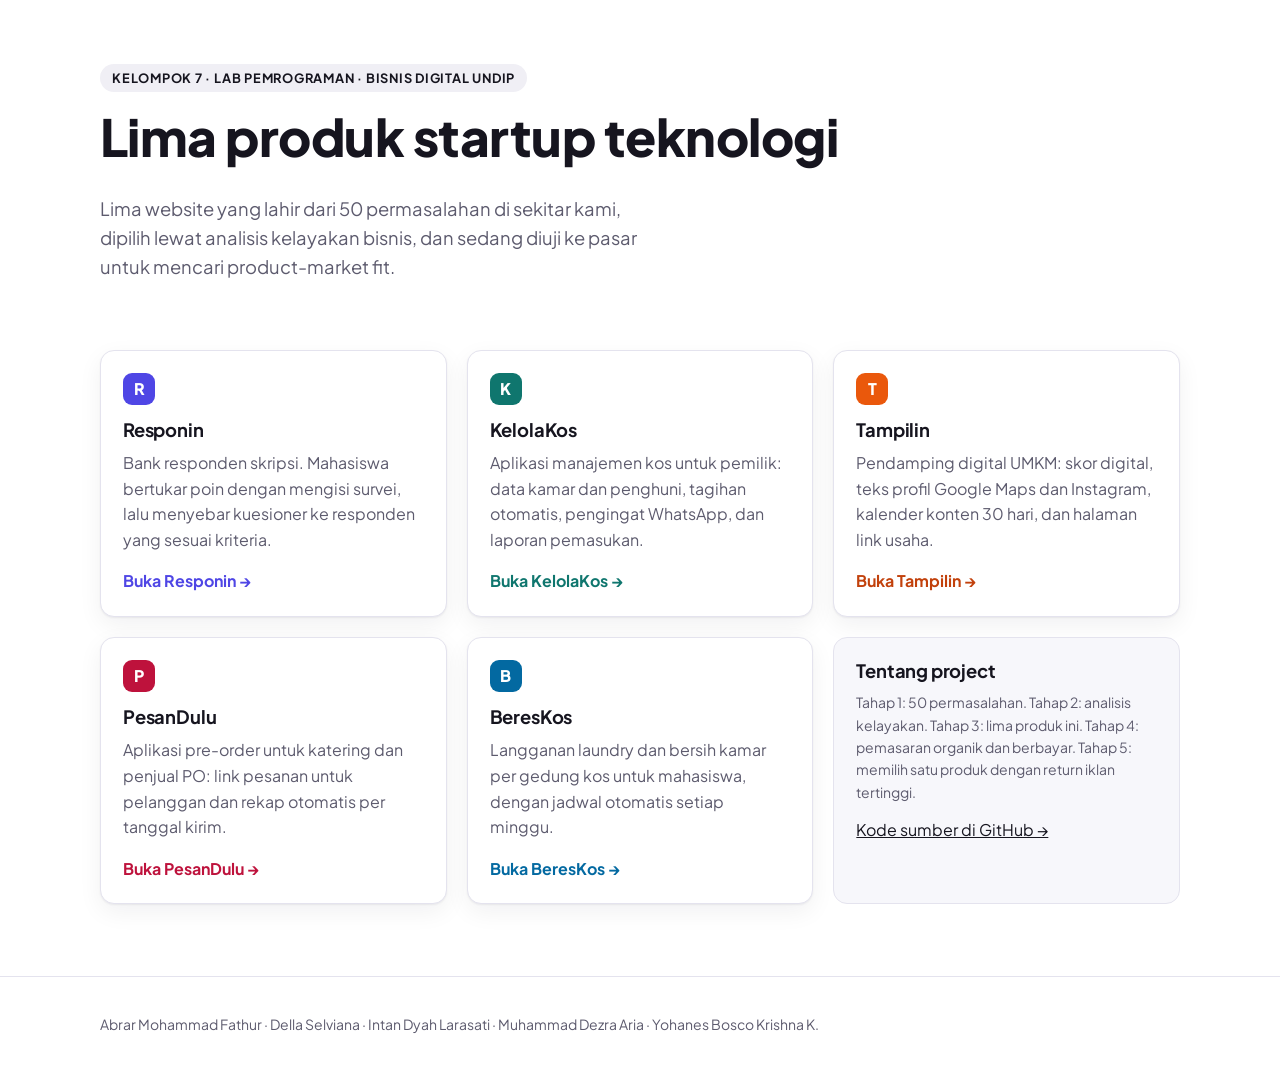
<file: index.html>
<!doctype html>
<html lang="id">
<head>
  <meta charset="utf-8">
  <meta name="viewport" content="width=device-width, initial-scale=1">
  <title>Kelompok 7: Lima Produk Startup Teknologi</title>
  <meta name="description" content="Lima produk startup teknologi karya Kelompok 7 Lab Pemrograman, Program Studi Bisnis Digital, Universitas Diponegoro.">
  <link rel="preconnect" href="https://fonts.googleapis.com">
  <link rel="preconnect" href="https://fonts.gstatic.com" crossorigin>
  <link href="https://fonts.googleapis.com/css2?family=Plus+Jakarta+Sans:wght@400;600;700;800&display=swap" rel="stylesheet">
  <link rel="stylesheet" href="products/_shared/base.css">
  <style>
    :root { --brand: #16151f; --brand-ink: #16151f; --brand-soft: #f0eff5; }
    .p-card { display: flex; flex-direction: column; text-decoration: none; color: inherit; transition: transform .12s ease, box-shadow .12s ease; }
    .p-card:hover { transform: translateY(-2px); box-shadow: 0 12px 30px rgba(20,20,40,.1); }
    .p-card .logo-mark { margin-bottom: 14px; }
    .p-card p { flex: 1; }
    .p-card .go { font-weight: 700; }
  </style>
</head>
<body>
  <header class="hero" style="padding-bottom:24px">
    <div class="container">
      <span class="eyebrow">Kelompok 7 · Lab Pemrograman · Bisnis Digital Undip</span>
      <h1>Lima produk startup teknologi</h1>
      <p class="lead">Lima website yang lahir dari 50 permasalahan di sekitar kami, dipilih lewat analisis kelayakan bisnis, dan sedang diuji ke pasar untuk mencari product-market fit.</p>
    </div>
  </header>

  <section class="section" style="padding-top:16px">
    <div class="container">
      <div class="grid grid-3">
        <a class="card p-card" href="products/responin/">
          <span class="logo-mark" style="background:#4f46e5">R</span>
          <h3>Responin</h3>
          <p class="muted">Bank responden skripsi. Mahasiswa bertukar poin dengan mengisi survei, lalu menyebar kuesioner ke responden yang sesuai kriteria.</p>
          <span class="go" style="color:#4f46e5">Buka Responin →</span>
        </a>
        <a class="card p-card" href="products/kelolakos/">
          <span class="logo-mark" style="background:#0f766e">K</span>
          <h3>KelolaKos</h3>
          <p class="muted">Aplikasi manajemen kos untuk pemilik: data kamar dan penghuni, tagihan otomatis, pengingat WhatsApp, dan laporan pemasukan.</p>
          <span class="go" style="color:#0f766e">Buka KelolaKos →</span>
        </a>
        <a class="card p-card" href="products/tampilin/">
          <span class="logo-mark" style="background:#ea580c">T</span>
          <h3>Tampilin</h3>
          <p class="muted">Pendamping digital UMKM: skor digital, teks profil Google Maps dan Instagram, kalender konten 30 hari, dan halaman link usaha.</p>
          <span class="go" style="color:#c2410c">Buka Tampilin →</span>
        </a>
        <a class="card p-card" href="products/pesandulu/">
          <span class="logo-mark" style="background:#be123c">P</span>
          <h3>PesanDulu</h3>
          <p class="muted">Aplikasi pre-order untuk katering dan penjual PO: link pesanan untuk pelanggan dan rekap otomatis per tanggal kirim.</p>
          <span class="go" style="color:#be123c">Buka PesanDulu →</span>
        </a>
        <a class="card p-card" href="products/bereskos/">
          <span class="logo-mark" style="background:#0369a1">B</span>
          <h3>BeresKos</h3>
          <p class="muted">Langganan laundry dan bersih kamar per gedung kos untuk mahasiswa, dengan jadwal otomatis setiap minggu.</p>
          <span class="go" style="color:#0369a1">Buka BeresKos →</span>
        </a>
        <div class="card flat" style="background:var(--bg-alt)">
          <h3>Tentang project</h3>
          <p class="muted small">Tahap 1: 50 permasalahan. Tahap 2: analisis kelayakan. Tahap 3: lima produk ini. Tahap 4: pemasaran organik dan berbayar. Tahap 5: memilih satu produk dengan return iklan tertinggi.</p>
          <a class="go" href="https://github.com/abrarmf/lab-pemro-kelompok7">Kode sumber di GitHub →</a>
        </div>
      </div>
    </div>
  </section>

  <footer class="footer">
    <div class="container">
      <span>Abrar Mohammad Fathur · Della Selviana · Intan Dyah Larasati · Muhammad Dezra Aria · Yohanes Bosco Krishna K.</span>
    </div>
  </footer>
</body>
</html>
</file>
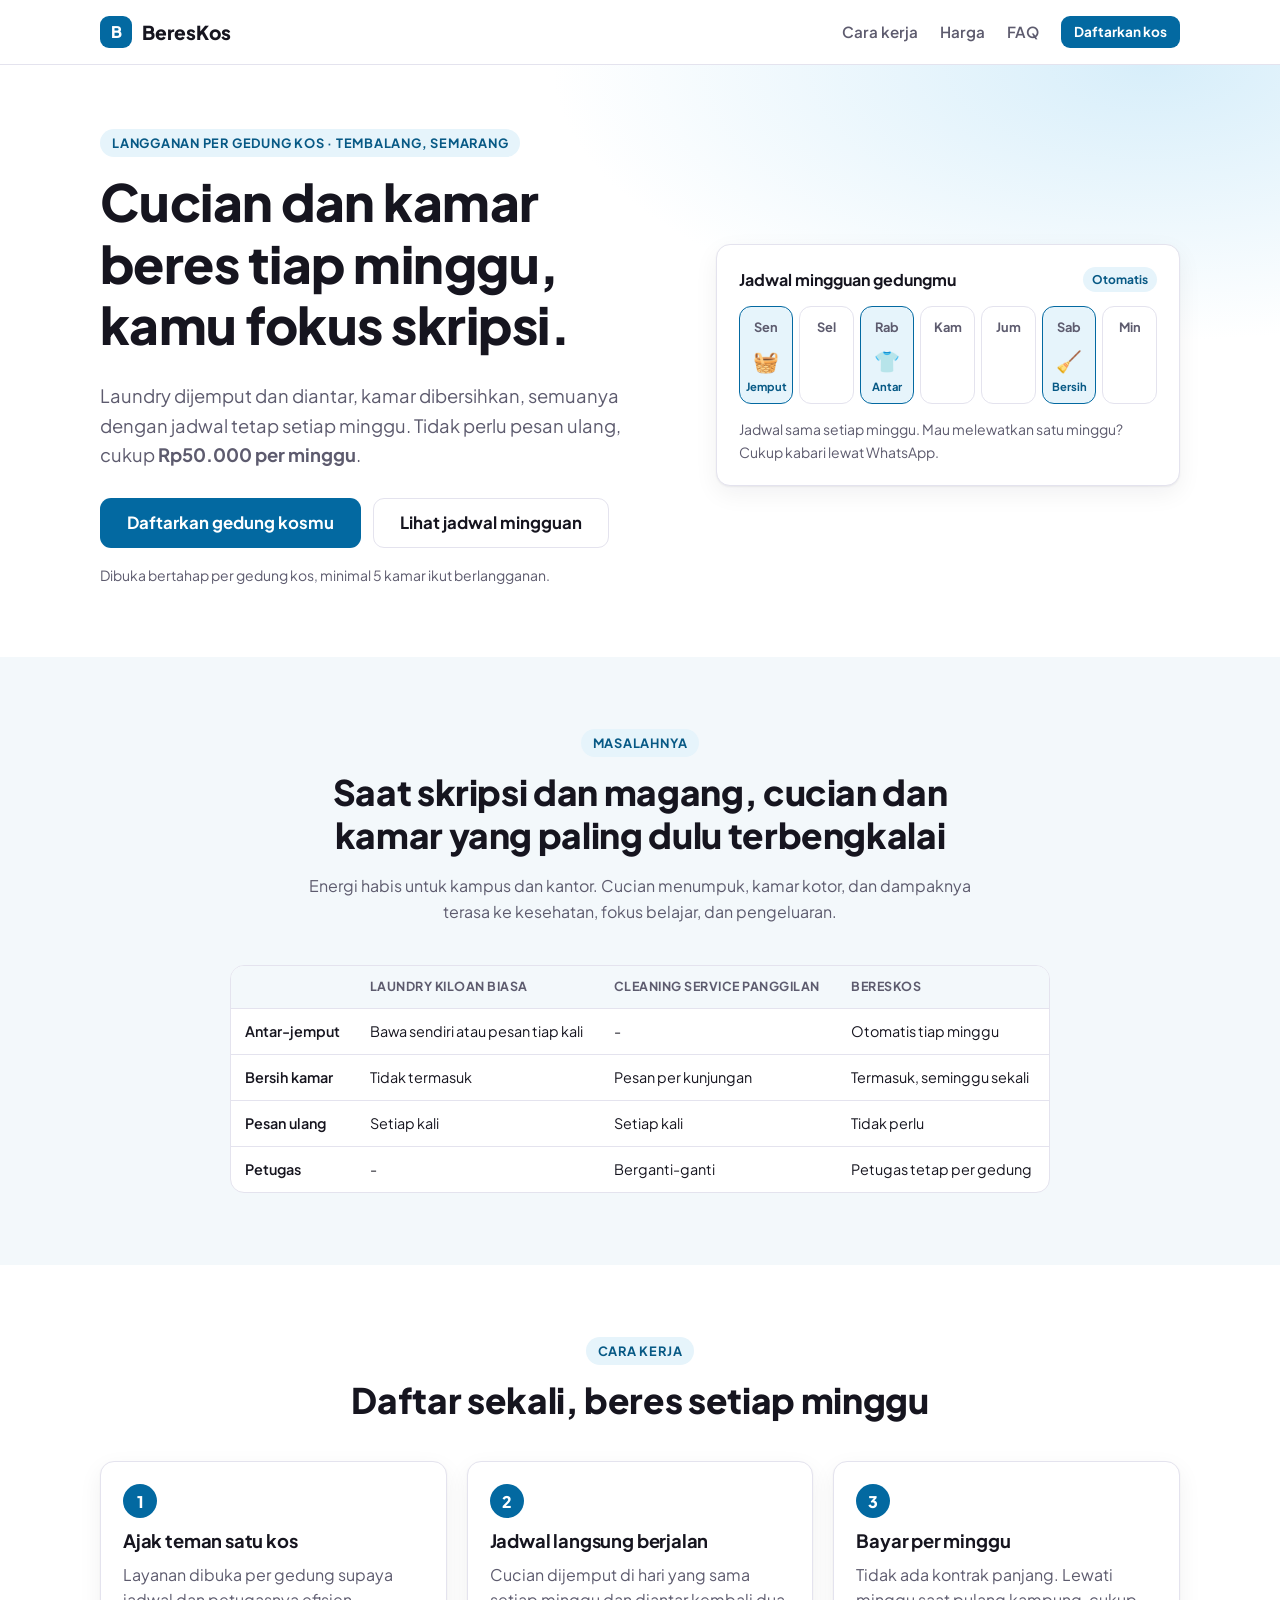
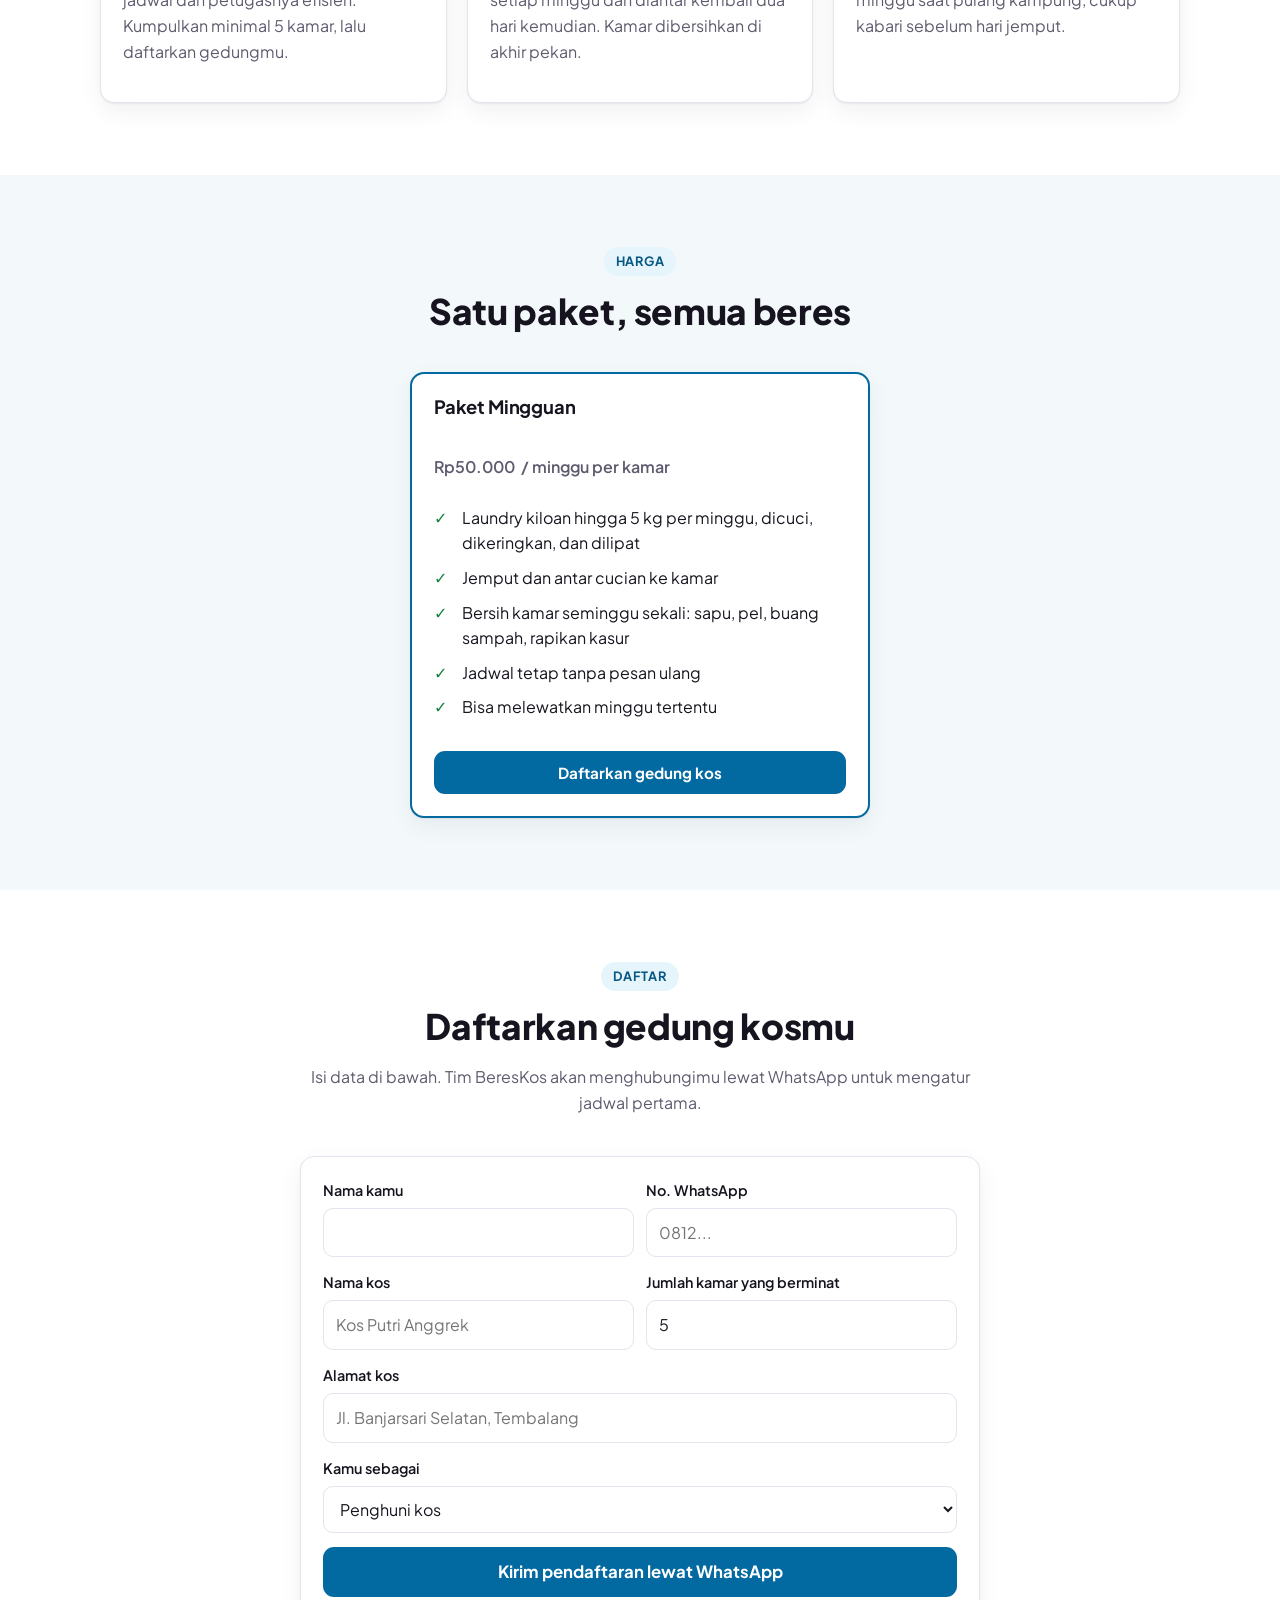
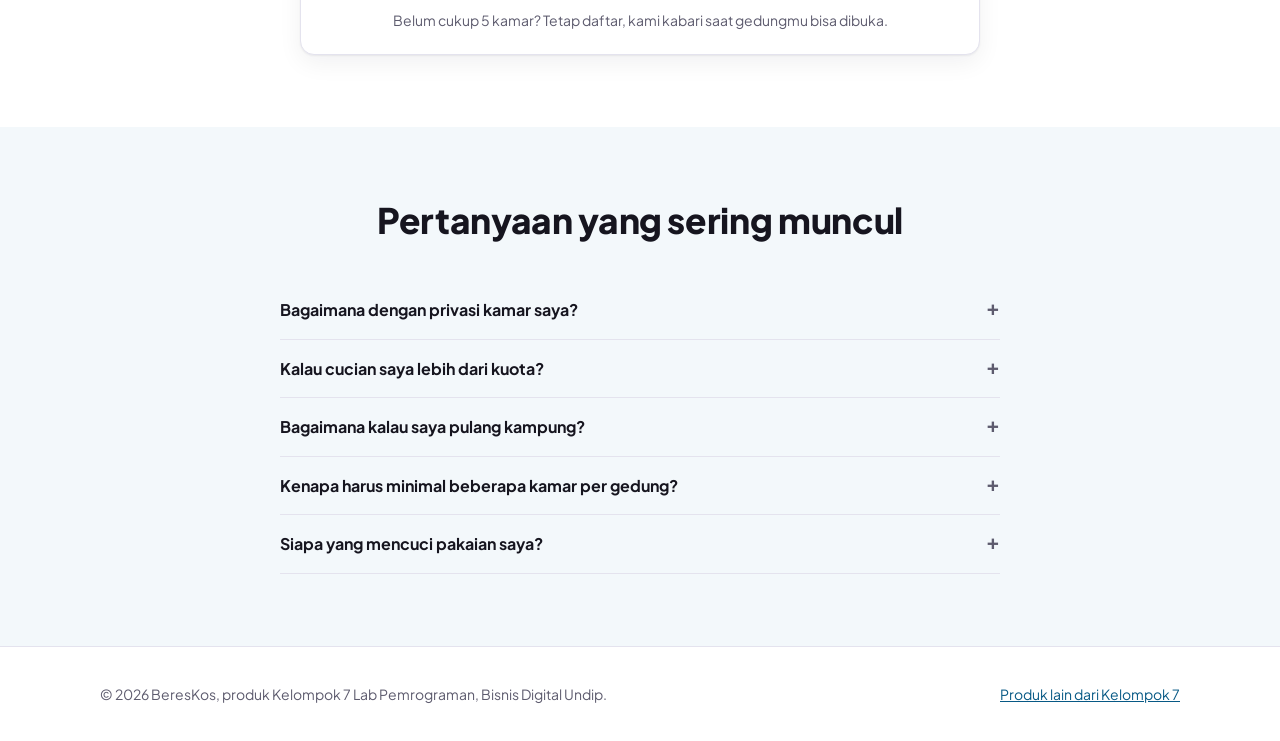
<file: products/bereskos/index.html>
<!doctype html>
<html lang="id">
<head>
  <meta charset="utf-8">
  <meta name="viewport" content="width=device-width, initial-scale=1">
  <title>BeresKos: Langganan Laundry dan Bersih Kamar Kos</title>
  <meta name="description" content="Langganan laundry dan bersih kamar per gedung kos untuk mahasiswa. Jadwal otomatis setiap minggu, tanpa pesan ulang.">
  <meta property="og:title" content="BeresKos: Langganan Laundry dan Bersih Kamar">
  <meta property="og:description" content="Cucian dan kamar beres tiap minggu, kamu fokus skripsi.">
  <link rel="preconnect" href="https://fonts.googleapis.com">
  <link rel="preconnect" href="https://fonts.gstatic.com" crossorigin>
  <link href="https://fonts.googleapis.com/css2?family=Plus+Jakarta+Sans:wght@400;600;700;800&display=swap" rel="stylesheet">
  <link rel="stylesheet" href="../_shared/base.css">
  <link rel="stylesheet" href="style.css">
</head>
<body>
  <nav class="nav">
    <div class="container">
      <a class="logo" href="./"><span class="logo-mark">B</span>BeresKos</a>
      <div class="nav-links">
        <a href="#cara-kerja">Cara kerja</a>
        <a href="#harga">Harga</a>
        <a href="#faq">FAQ</a>
        <a class="btn btn-primary btn-sm" href="#daftar">Daftarkan kos</a>
      </div>
    </div>
  </nav>

  <header class="hero">
    <div class="container hero-grid">
      <div>
        <span class="eyebrow">Langganan per gedung kos · <span data-area></span></span>
        <h1>Cucian dan kamar beres tiap minggu, kamu fokus skripsi.</h1>
        <p class="lead">Laundry dijemput dan diantar, kamar dibersihkan, semuanya dengan jadwal tetap setiap minggu. Tidak perlu pesan ulang, cukup <b><span data-harga></span> per minggu</b>.</p>
        <div class="btn-row">
          <a class="btn btn-primary btn-lg" href="#daftar" data-cta="hero">Daftarkan gedung kosmu</a>
          <a class="btn btn-ghost btn-lg" href="app.html">Lihat jadwal mingguan</a>
        </div>
        <p class="hero-note">Dibuka bertahap per gedung kos, minimal <span data-min></span> kamar ikut berlangganan.</p>
      </div>
      <div class="card">
        <div class="row-item"><b>Jadwal mingguan gedungmu</b><span class="badge">Otomatis</span></div>
        <div class="week" style="margin-top:14px" id="hero-week"></div>
        <div class="week-legend">🧺 Jemput cucian · 👕 Antar cucian · 🧹 Bersih kamar</div>
        <p class="small muted" style="margin:14px 0 0">Jadwal sama setiap minggu. Mau melewatkan satu minggu? Cukup kabari lewat WhatsApp.</p>
      </div>
    </div>
  </header>

  <section class="section alt">
    <div class="container">
      <div class="section-head">
        <span class="eyebrow">Masalahnya</span>
        <h2>Saat skripsi dan magang, cucian dan kamar yang paling dulu terbengkalai</h2>
        <p class="muted">Energi habis untuk kampus dan kantor. Cucian menumpuk, kamar kotor, dan dampaknya terasa ke kesehatan, fokus belajar, dan pengeluaran.</p>
      </div>
      <div class="table-wrap" style="max-width:820px;margin:0 auto">
        <table class="compare">
          <thead><tr><th></th><th>Laundry kiloan biasa</th><th>Cleaning service panggilan</th><th>BeresKos</th></tr></thead>
          <tbody>
            <tr><td>Antar-jemput</td><td>Bawa sendiri atau pesan tiap kali</td><td>-</td><td>Otomatis tiap minggu</td></tr>
            <tr><td>Bersih kamar</td><td>Tidak termasuk</td><td>Pesan per kunjungan</td><td>Termasuk, seminggu sekali</td></tr>
            <tr><td>Pesan ulang</td><td>Setiap kali</td><td>Setiap kali</td><td>Tidak perlu</td></tr>
            <tr><td>Petugas</td><td>-</td><td>Berganti-ganti</td><td>Petugas tetap per gedung</td></tr>
          </tbody>
        </table>
      </div>
    </div>
  </section>

  <section class="section" id="cara-kerja">
    <div class="container">
      <div class="section-head"><span class="eyebrow">Cara kerja</span><h2>Daftar sekali, beres setiap minggu</h2></div>
      <div class="grid grid-3">
        <div class="card"><div class="step-num">1</div><h3>Ajak teman satu kos</h3><p class="muted">Layanan dibuka per gedung supaya jadwal dan petugasnya efisien. Kumpulkan minimal <span data-min></span> kamar, lalu daftarkan gedungmu.</p></div>
        <div class="card"><div class="step-num">2</div><h3>Jadwal langsung berjalan</h3><p class="muted">Cucian dijemput di hari yang sama setiap minggu dan diantar kembali dua hari kemudian. Kamar dibersihkan di akhir pekan.</p></div>
        <div class="card"><div class="step-num">3</div><h3>Bayar per minggu</h3><p class="muted">Tidak ada kontrak panjang. Lewati minggu saat pulang kampung, cukup kabari sebelum hari jemput.</p></div>
      </div>
    </div>
  </section>

  <section class="section alt" id="harga">
    <div class="container">
      <div class="section-head"><span class="eyebrow">Harga</span><h2>Satu paket, semua beres</h2></div>
      <div class="card price-card featured" style="max-width:460px;margin:0 auto">
        <h3>Paket Mingguan</h3>
        <div class="price"><span data-harga></span> <span>/ minggu per kamar</span></div>
        <ul class="check-list">
          <li>Laundry kiloan hingga <span data-kg></span> kg per minggu, dicuci, dikeringkan, dan dilipat</li>
          <li>Jemput dan antar cucian ke kamar</li>
          <li>Bersih kamar seminggu sekali: sapu, pel, buang sampah, rapikan kasur</li>
          <li>Jadwal tetap tanpa pesan ulang</li>
          <li>Bisa melewatkan minggu tertentu</li>
        </ul>
        <a class="btn btn-primary btn-block" href="#daftar">Daftarkan gedung kos</a>
      </div>
    </div>
  </section>

  <section class="section" id="daftar">
    <div class="container" style="max-width:720px">
      <div class="section-head"><span class="eyebrow">Daftar</span><h2>Daftarkan gedung kosmu</h2><p class="muted">Isi data di bawah. Tim BeresKos akan menghubungimu lewat WhatsApp untuk mengatur jadwal pertama.</p></div>
      <form class="card" id="daftar-form">
        <div class="field-row">
          <div class="field"><label for="d-nama">Nama kamu</label><input id="d-nama" required></div>
          <div class="field"><label for="d-hp">No. WhatsApp</label><input id="d-hp" required inputmode="tel" placeholder="0812..."></div>
        </div>
        <div class="field-row">
          <div class="field"><label for="d-kos">Nama kos</label><input id="d-kos" required placeholder="Kos Putri Anggrek"></div>
          <div class="field"><label for="d-kamar">Jumlah kamar yang berminat</label><input id="d-kamar" type="number" min="1" max="200" value="5" required></div>
        </div>
        <div class="field"><label for="d-alamat">Alamat kos</label><input id="d-alamat" required placeholder="Jl. Banjarsari Selatan, Tembalang"></div>
        <div class="field"><label for="d-peran">Kamu sebagai</label><select id="d-peran"><option>Penghuni kos</option><option>Pemilik atau pengelola kos</option></select></div>
        <button class="btn btn-primary btn-block btn-lg" type="submit">Kirim pendaftaran lewat WhatsApp</button>
        <p class="small muted center" style="margin:12px 0 0">Belum cukup <span data-min></span> kamar? Tetap daftar, kami kabari saat gedungmu bisa dibuka.</p>
      </form>
    </div>
  </section>

  <section class="section alt" id="faq">
    <div class="container" style="max-width:760px">
      <div class="section-head"><h2>Pertanyaan yang sering muncul</h2></div>
      <div class="faq">
        <details><summary>Bagaimana dengan privasi kamar saya?</summary><p>Kamar hanya dibersihkan sesuai jadwal yang kamu setujui, oleh petugas tetap yang identitasnya kami kirimkan lebih dulu. Kamu boleh memilih kamar dibersihkan saat kamu ada di tempat.</p></details>
        <details><summary>Kalau cucian saya lebih dari kuota?</summary><p>Kelebihan berat dihitung sesuai tarif laundry kiloan mitra kami dan diinformasikan sebelum ditagih.</p></details>
        <details><summary>Bagaimana kalau saya pulang kampung?</summary><p>Kabari lewat WhatsApp atau halaman jadwal sebelum hari jemput. Minggu itu tidak ditagih.</p></details>
        <details><summary>Kenapa harus minimal beberapa kamar per gedung?</summary><p>Supaya petugas bisa melayani beberapa kamar dalam satu kunjungan. Dengan begitu harga per kamar tetap terjangkau.</p></details>
        <details><summary>Siapa yang mencuci pakaian saya?</summary><p>Mitra laundry kiloan di sekitar kos yang bekerja sama dengan BeresKos, dengan cucian tiap kamar dipisah dalam kantong bertanda.</p></details>
      </div>
    </div>
  </section>

  <footer class="footer">
    <div class="container">
      <span>© <span data-year></span> BeresKos, produk Kelompok 7 Lab Pemrograman, Bisnis Digital Undip.</span>
      <a href="../../">Produk lain dari Kelompok 7</a>
    </div>
  </footer>

  <script src="config.js"></script>
  <script src="../_shared/kit.js"></script>
  <script src="shared.js"></script>
  <script>
    document.addEventListener("DOMContentLoaded", function () {
      Beres.fillConfig();
      Kit.$("#hero-week").innerHTML = Beres.weekHtml(-1);
      Kit.$("#daftar-form").addEventListener("submit", function (e) {
        e.preventDefault();
        var v = function (id) { return Kit.$(id).value.trim(); };
        var msg = "Halo BeresKos, saya mau mendaftarkan gedung kos.\n\nNama: " + v("#d-nama") + "\nNo. WhatsApp: " + v("#d-hp") +
          "\nPeran: " + v("#d-peran") + "\nNama kos: " + v("#d-kos") + "\nAlamat: " + v("#d-alamat") + "\nJumlah kamar berminat: " + v("#d-kamar");
        Kit.openWa(msg, "Lead", { kamar: Number(v("#d-kamar")) });
      });
    });
  </script>
</body>
</html>
</file>
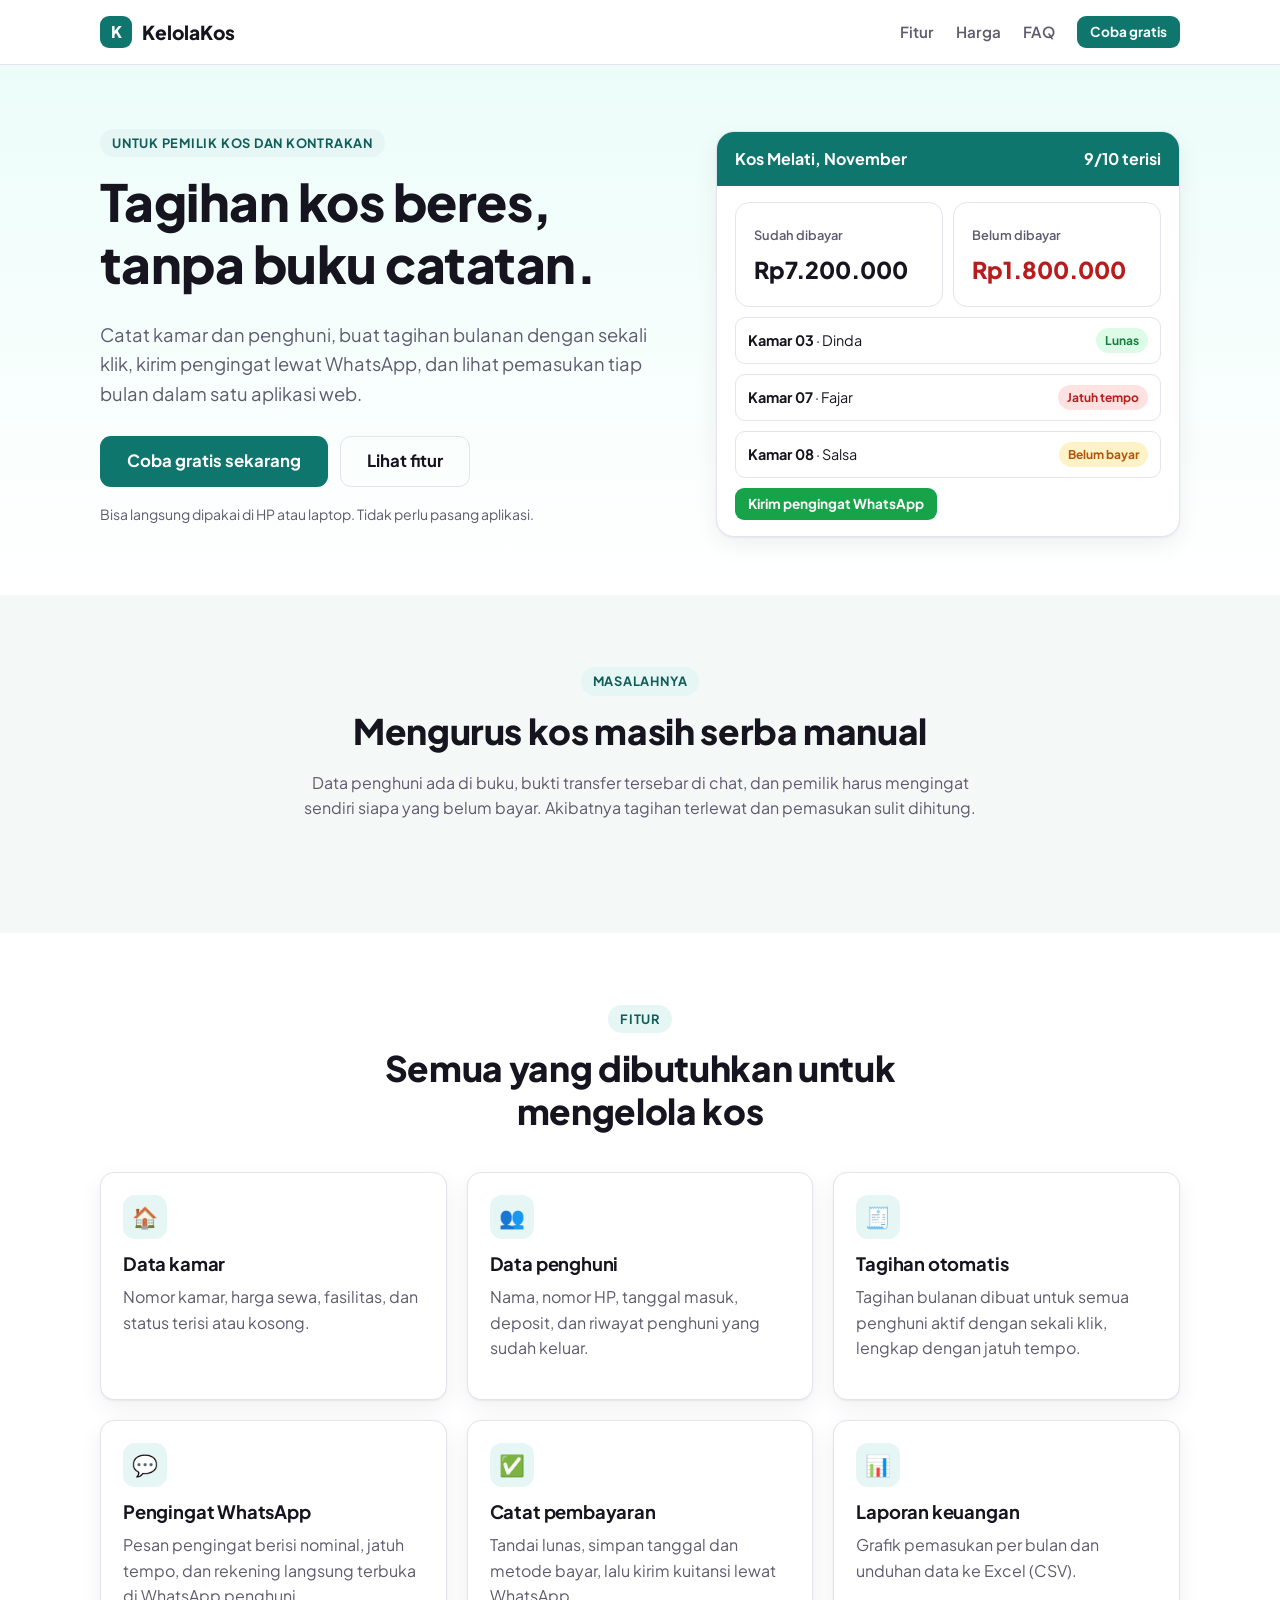
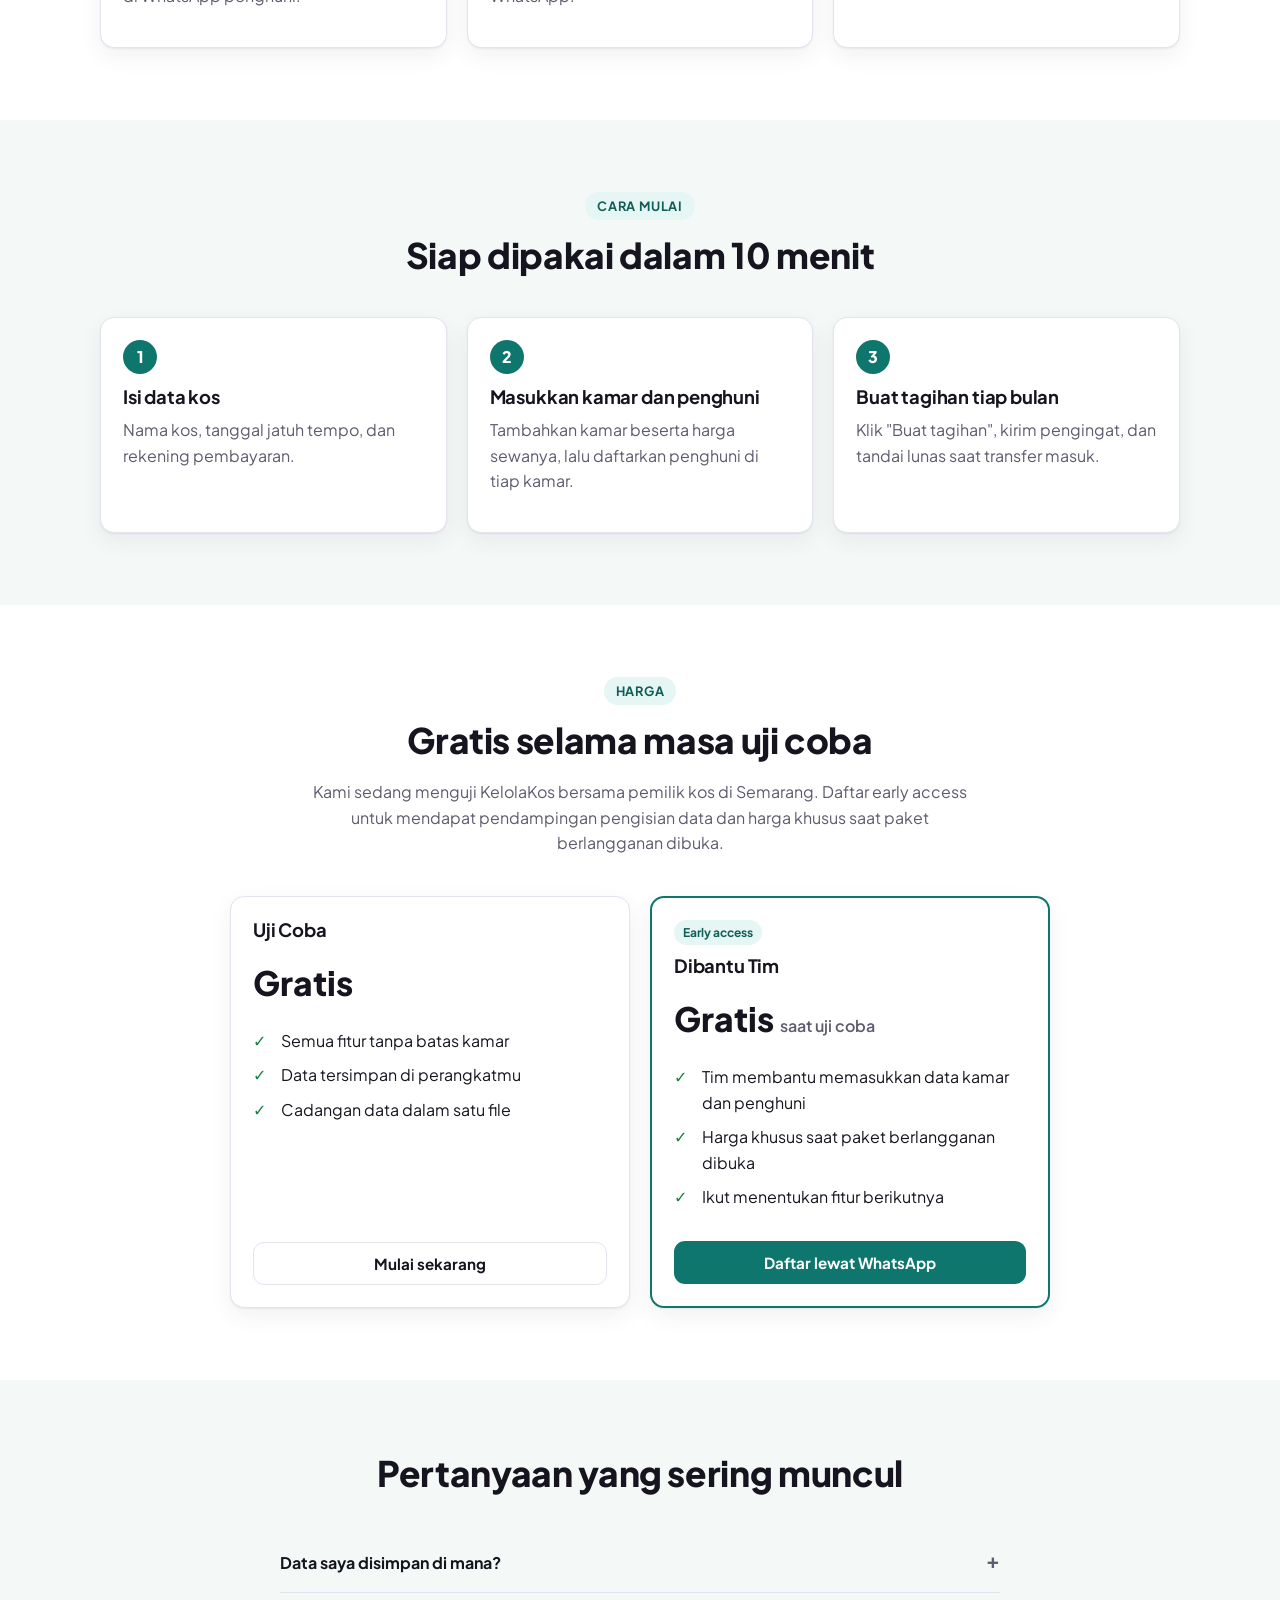
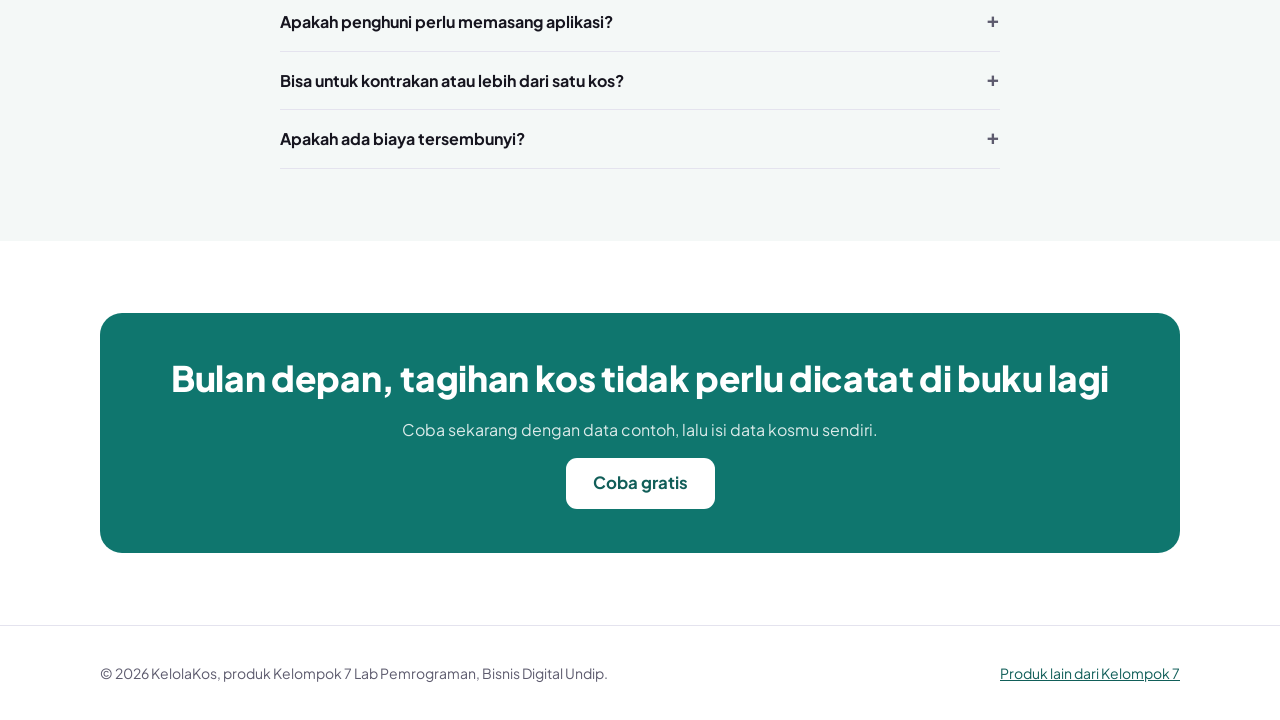
<file: products/kelolakos/index.html>
<!doctype html>
<html lang="id">
<head>
  <meta charset="utf-8">
  <meta name="viewport" content="width=device-width, initial-scale=1">
  <title>KelolaKos: Aplikasi Manajemen Kos</title>
  <meta name="description" content="Kelola kamar, penghuni, tagihan bulanan, pengingat WhatsApp, dan laporan pemasukan kos dalam satu aplikasi web.">
  <meta property="og:title" content="KelolaKos: Aplikasi Manajemen Kos">
  <meta property="og:description" content="Tagihan kos beres tanpa buku catatan.">
  <link rel="preconnect" href="https://fonts.googleapis.com">
  <link rel="preconnect" href="https://fonts.gstatic.com" crossorigin>
  <link href="https://fonts.googleapis.com/css2?family=Plus+Jakarta+Sans:wght@400;600;700;800&display=swap" rel="stylesheet">
  <link rel="stylesheet" href="../_shared/base.css">
  <link rel="stylesheet" href="style.css">
</head>
<body>
  <nav class="nav">
    <div class="container">
      <a class="logo" href="./"><span class="logo-mark">K</span>KelolaKos</a>
      <div class="nav-links">
        <a href="#fitur">Fitur</a>
        <a href="#harga">Harga</a>
        <a href="#faq">FAQ</a>
        <a class="btn btn-primary btn-sm" href="app.html">Coba gratis</a>
      </div>
    </div>
  </nav>

  <header class="hero">
    <div class="container hero-grid">
      <div>
        <span class="eyebrow">Untuk pemilik kos dan kontrakan</span>
        <h1>Tagihan kos beres, tanpa buku catatan.</h1>
        <p class="lead">Catat kamar dan penghuni, buat tagihan bulanan dengan sekali klik, kirim pengingat lewat WhatsApp, dan lihat pemasukan tiap bulan dalam satu aplikasi web.</p>
        <div class="btn-row">
          <a class="btn btn-primary btn-lg" href="app.html" data-cta="hero">Coba gratis sekarang</a>
          <a class="btn btn-ghost btn-lg" href="#fitur">Lihat fitur</a>
        </div>
        <p class="hero-note">Bisa langsung dipakai di HP atau laptop. Tidak perlu pasang aplikasi.</p>
      </div>
      <div class="mock-app" aria-hidden="true">
        <div class="bar"><span>Kos Melati, November</span><span>9/10 terisi</span></div>
        <div class="body">
          <div class="grid grid-2" style="gap:10px">
            <div class="kpi"><span>Sudah dibayar</span><b>Rp7.200.000</b></div>
            <div class="kpi"><span>Belum dibayar</span><b style="color:var(--bad)">Rp1.800.000</b></div>
          </div>
          <div class="mock-row"><span><b>Kamar 03</b> · Dinda</span><span class="badge ok">Lunas</span></div>
          <div class="mock-row"><span><b>Kamar 07</b> · Fajar</span><span class="badge bad">Jatuh tempo</span></div>
          <div class="mock-row"><span><b>Kamar 08</b> · Salsa</span><span class="badge warn">Belum bayar</span></div>
          <div class="btn btn-wa btn-sm" style="justify-self:start">Kirim pengingat WhatsApp</div>
        </div>
      </div>
    </div>
  </header>

  <section class="section alt">
    <div class="container">
      <div class="section-head">
        <span class="eyebrow">Masalahnya</span>
        <h2>Mengurus kos masih serba manual</h2>
        <p class="muted">Data penghuni ada di buku, bukti transfer tersebar di chat, dan pemilik harus mengingat sendiri siapa yang belum bayar. Akibatnya tagihan terlewat dan pemasukan sulit dihitung.</p>
      </div>
    </div>
  </section>

  <section class="section" id="fitur">
    <div class="container">
      <div class="section-head">
        <span class="eyebrow">Fitur</span>
        <h2>Semua yang dibutuhkan untuk mengelola kos</h2>
      </div>
      <div class="grid grid-3">
        <div class="card"><div class="icon-bubble">🏠</div><h3>Data kamar</h3><p class="muted">Nomor kamar, harga sewa, fasilitas, dan status terisi atau kosong.</p></div>
        <div class="card"><div class="icon-bubble">👥</div><h3>Data penghuni</h3><p class="muted">Nama, nomor HP, tanggal masuk, deposit, dan riwayat penghuni yang sudah keluar.</p></div>
        <div class="card"><div class="icon-bubble">🧾</div><h3>Tagihan otomatis</h3><p class="muted">Tagihan bulanan dibuat untuk semua penghuni aktif dengan sekali klik, lengkap dengan jatuh tempo.</p></div>
        <div class="card"><div class="icon-bubble">💬</div><h3>Pengingat WhatsApp</h3><p class="muted">Pesan pengingat berisi nominal, jatuh tempo, dan rekening langsung terbuka di WhatsApp penghuni.</p></div>
        <div class="card"><div class="icon-bubble">✅</div><h3>Catat pembayaran</h3><p class="muted">Tandai lunas, simpan tanggal dan metode bayar, lalu kirim kuitansi lewat WhatsApp.</p></div>
        <div class="card"><div class="icon-bubble">📊</div><h3>Laporan keuangan</h3><p class="muted">Grafik pemasukan per bulan dan unduhan data ke Excel (CSV).</p></div>
      </div>
    </div>
  </section>

  <section class="section alt">
    <div class="container">
      <div class="section-head"><span class="eyebrow">Cara mulai</span><h2>Siap dipakai dalam 10 menit</h2></div>
      <div class="grid grid-3">
        <div class="card"><div class="step-num">1</div><h3>Isi data kos</h3><p class="muted">Nama kos, tanggal jatuh tempo, dan rekening pembayaran.</p></div>
        <div class="card"><div class="step-num">2</div><h3>Masukkan kamar dan penghuni</h3><p class="muted">Tambahkan kamar beserta harga sewanya, lalu daftarkan penghuni di tiap kamar.</p></div>
        <div class="card"><div class="step-num">3</div><h3>Buat tagihan tiap bulan</h3><p class="muted">Klik "Buat tagihan", kirim pengingat, dan tandai lunas saat transfer masuk.</p></div>
      </div>
    </div>
  </section>

  <section class="section" id="harga">
    <div class="container">
      <div class="section-head">
        <span class="eyebrow">Harga</span>
        <h2>Gratis selama masa uji coba</h2>
        <p class="muted">Kami sedang menguji KelolaKos bersama pemilik kos di Semarang. Daftar early access untuk mendapat pendampingan pengisian data dan harga khusus saat paket berlangganan dibuka.</p>
      </div>
      <div class="grid grid-2" style="max-width:820px;margin:0 auto">
        <div class="card price-card">
          <h3>Uji Coba</h3>
          <div class="price">Gratis</div>
          <ul class="check-list">
            <li>Semua fitur tanpa batas kamar</li>
            <li>Data tersimpan di perangkatmu</li>
            <li>Cadangan data dalam satu file</li>
          </ul>
          <a class="btn btn-ghost btn-block" href="app.html">Mulai sekarang</a>
        </div>
        <div class="card price-card featured">
          <span class="badge" style="align-self:flex-start">Early access</span>
          <h3 style="margin-top:10px">Dibantu Tim</h3>
          <div class="price">Gratis <span>saat uji coba</span></div>
          <ul class="check-list">
            <li>Tim membantu memasukkan data kamar dan penghuni</li>
            <li>Harga khusus saat paket berlangganan dibuka</li>
            <li>Ikut menentukan fitur berikutnya</li>
          </ul>
          <button class="btn btn-primary btn-block" data-event="Lead" data-cta="harga-early" data-wa="Halo KelolaKos, saya pemilik kos dan tertarik ikut early access. Nama kos: ... Jumlah kamar: ... Lokasi: ...">Daftar lewat WhatsApp</button>
        </div>
      </div>
    </div>
  </section>

  <section class="section alt" id="faq">
    <div class="container" style="max-width:760px">
      <div class="section-head"><h2>Pertanyaan yang sering muncul</h2></div>
      <div class="faq">
        <details><summary>Data saya disimpan di mana?</summary><p>Pada versi uji coba, data tersimpan di browser perangkat yang kamu pakai. Gunakan menu Pengaturan untuk mengunduh cadangan data dan memindahkannya ke perangkat lain.</p></details>
        <details><summary>Apakah penghuni perlu memasang aplikasi?</summary><p>Tidak. Penghuni menerima pengingat dan kuitansi lewat WhatsApp seperti pesan biasa.</p></details>
        <details><summary>Bisa untuk kontrakan atau lebih dari satu kos?</summary><p>Bisa untuk kontrakan. Untuk beberapa kos sekaligus, saat ini satu kos dikelola di satu browser. Ceritakan kebutuhanmu lewat WhatsApp supaya kami prioritaskan.</p></details>
        <details><summary>Apakah ada biaya tersembunyi?</summary><p>Tidak. Selama masa uji coba semua fitur gratis. Harga berlangganan akan diumumkan lebih dulu sebelum berlaku.</p></details>
      </div>
    </div>
  </section>

  <section class="section">
    <div class="container">
      <div class="cta-band">
        <h2>Bulan depan, tagihan kos tidak perlu dicatat di buku lagi</h2>
        <p>Coba sekarang dengan data contoh, lalu isi data kosmu sendiri.</p>
        <a class="btn btn-primary btn-lg" href="app.html" data-cta="footer">Coba gratis</a>
      </div>
    </div>
  </section>

  <footer class="footer">
    <div class="container">
      <span>© <span data-year></span> KelolaKos, produk Kelompok 7 Lab Pemrograman, Bisnis Digital Undip.</span>
      <a href="../../">Produk lain dari Kelompok 7</a>
    </div>
  </footer>

  <script src="config.js"></script>
  <script src="../_shared/kit.js"></script>
</body>
</html>
</file>
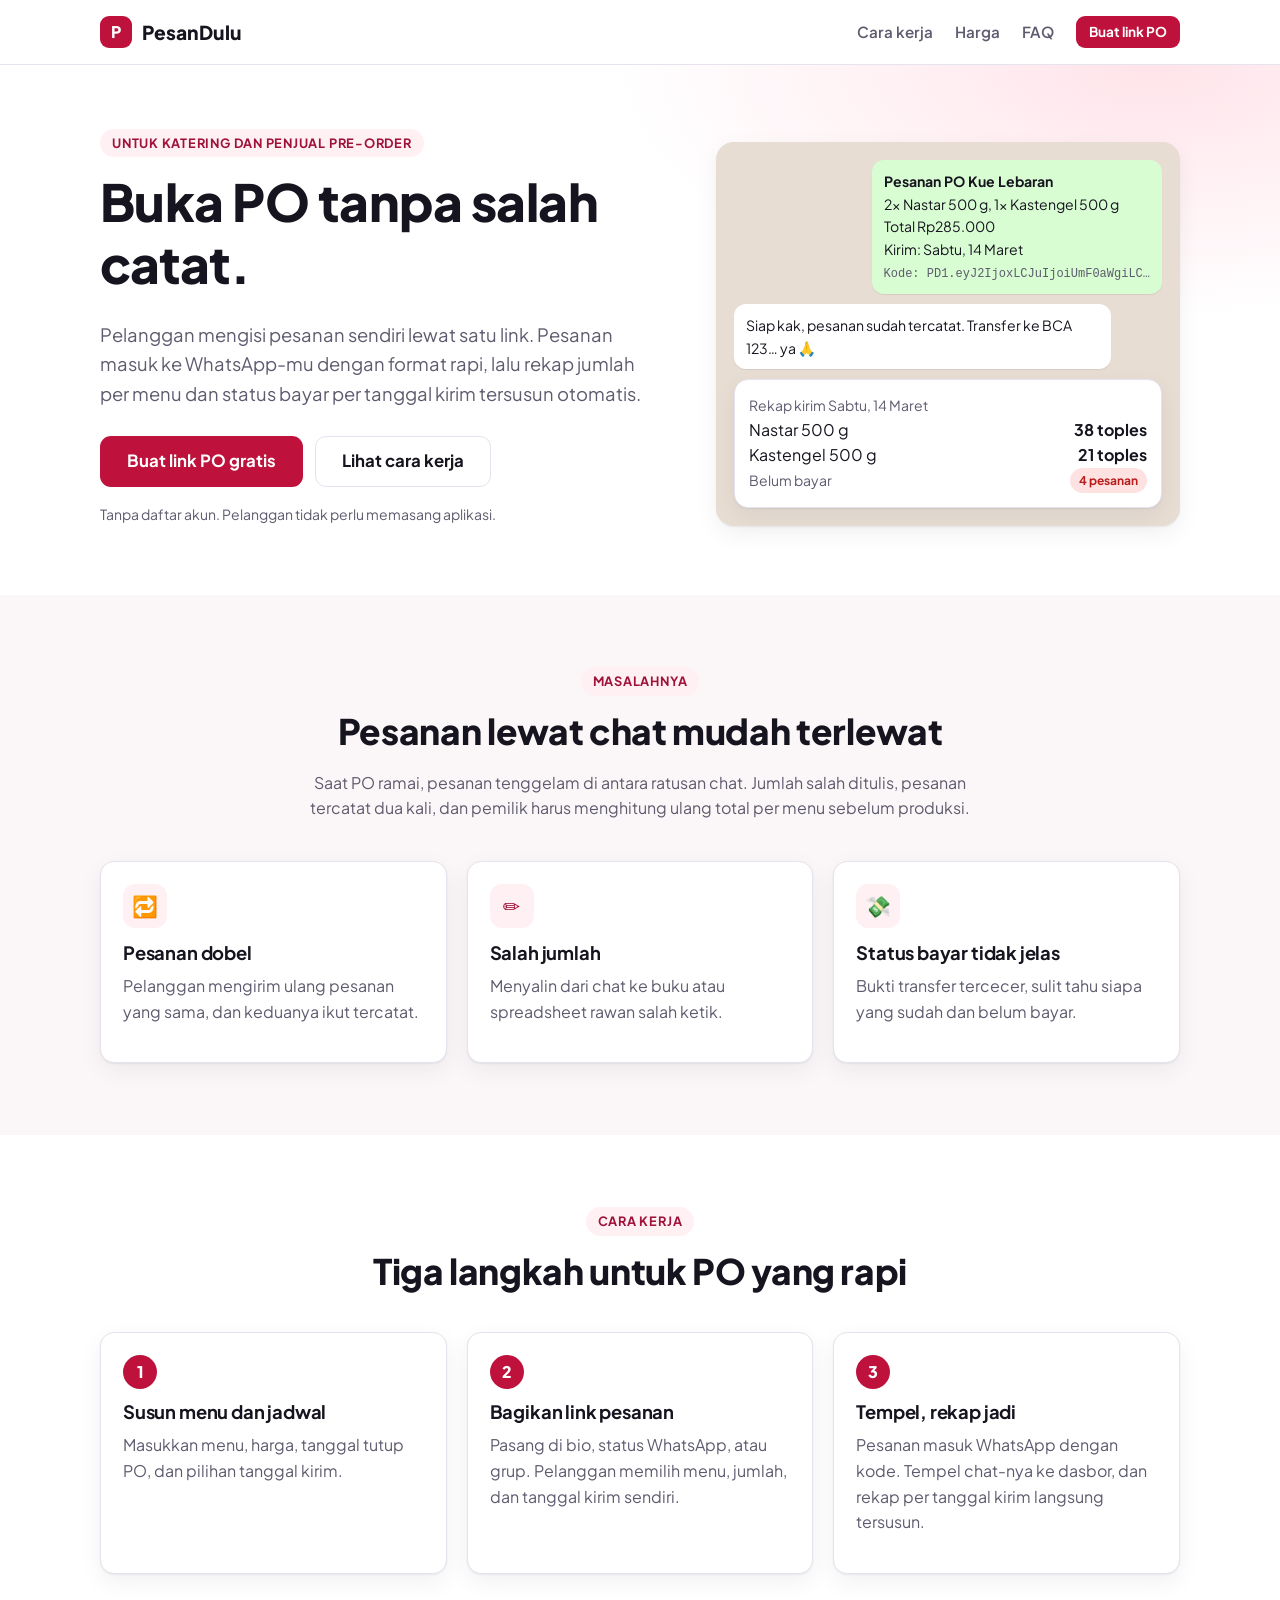
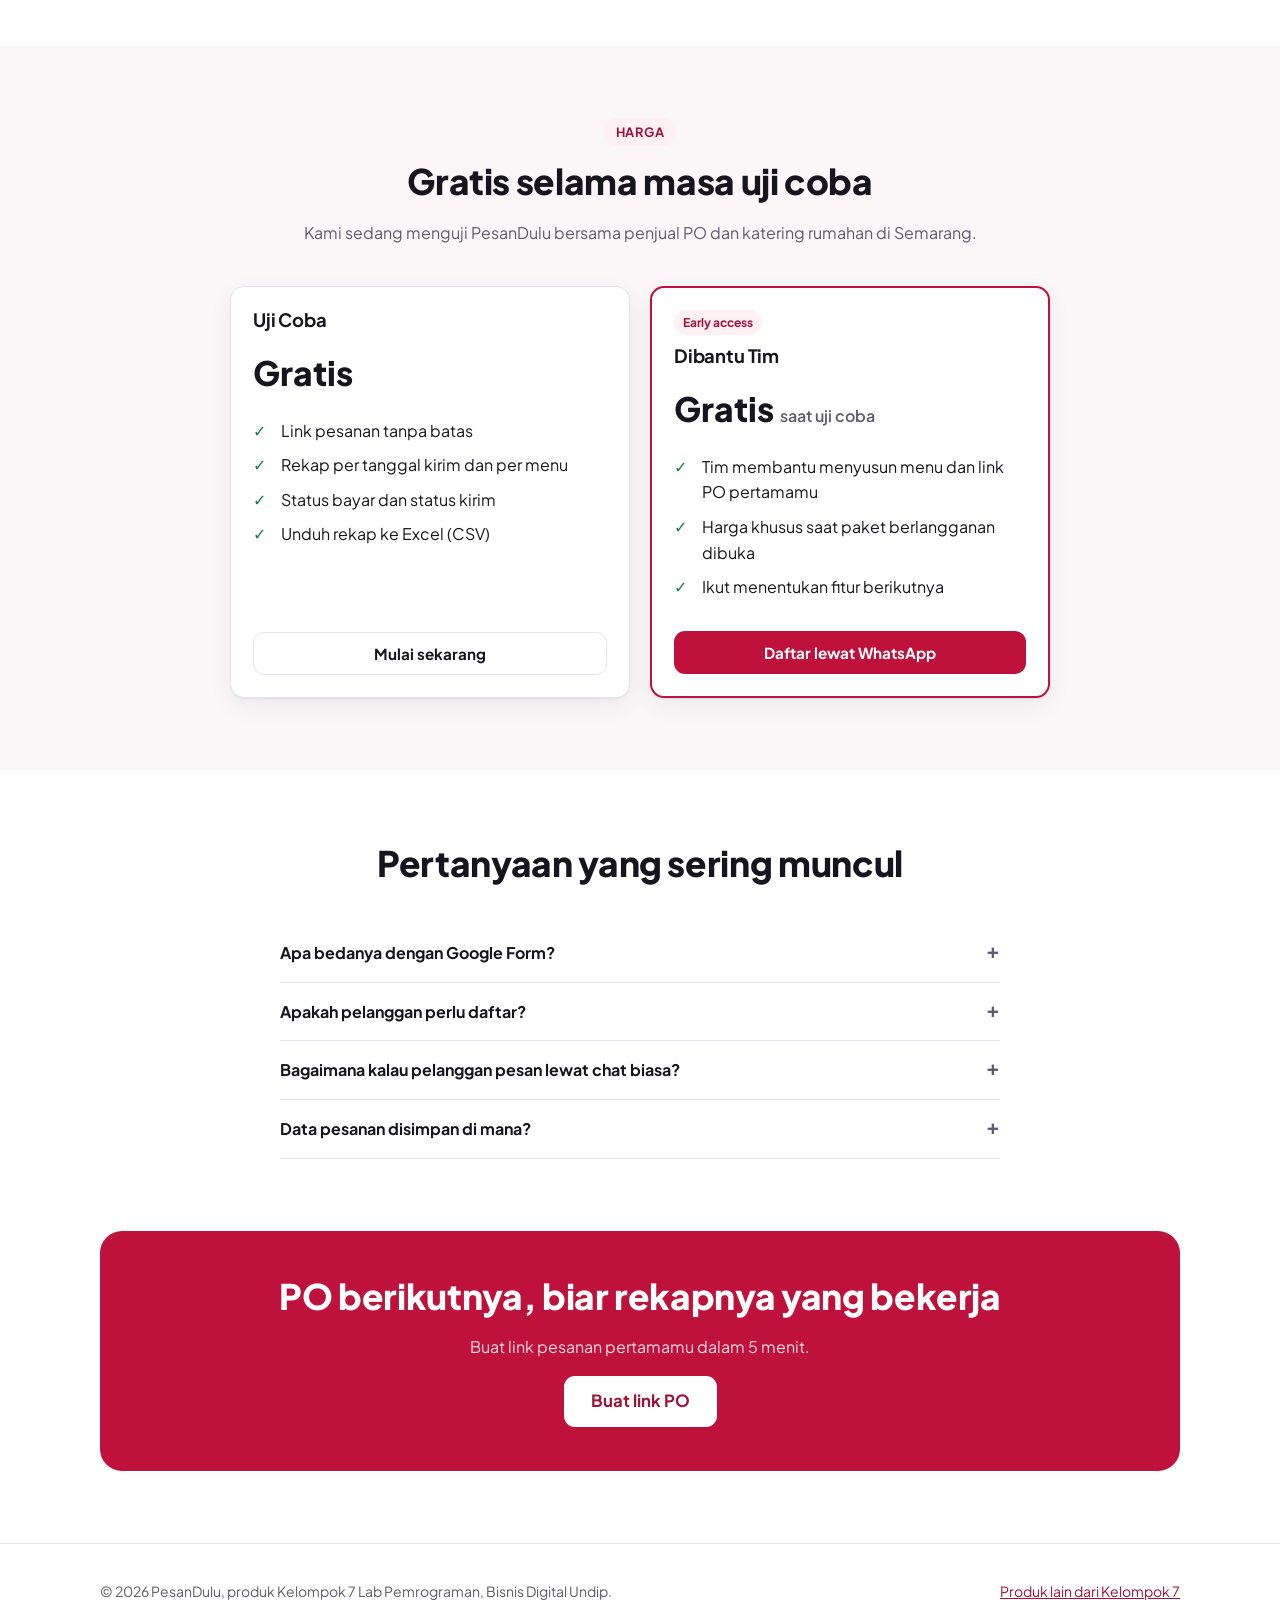
<file: products/pesandulu/index.html>
<!doctype html>
<html lang="id">
<head>
  <meta charset="utf-8">
  <meta name="viewport" content="width=device-width, initial-scale=1">
  <title>PesanDulu: Aplikasi Pre-Order untuk Katering dan PO</title>
  <meta name="description" content="Pelanggan mengisi pesanan sendiri lewat link, pesanan masuk WhatsApp dengan rapi, dan rekap per tanggal kirim dibuat otomatis.">
  <meta property="og:title" content="PesanDulu: Aplikasi Pre-Order">
  <meta property="og:description" content="Buka PO tanpa salah catat.">
  <link rel="preconnect" href="https://fonts.googleapis.com">
  <link rel="preconnect" href="https://fonts.gstatic.com" crossorigin>
  <link href="https://fonts.googleapis.com/css2?family=Plus+Jakarta+Sans:wght@400;600;700;800&display=swap" rel="stylesheet">
  <link rel="stylesheet" href="../_shared/base.css">
  <link rel="stylesheet" href="style.css">
</head>
<body>
  <nav class="nav">
    <div class="container">
      <a class="logo" href="./"><span class="logo-mark">P</span>PesanDulu</a>
      <div class="nav-links">
        <a href="#cara-kerja">Cara kerja</a>
        <a href="#harga">Harga</a>
        <a href="#faq">FAQ</a>
        <a class="btn btn-primary btn-sm" href="app.html">Buat link PO</a>
      </div>
    </div>
  </nav>

  <header class="hero">
    <div class="container hero-grid">
      <div>
        <span class="eyebrow">Untuk katering dan penjual pre-order</span>
        <h1>Buka PO tanpa salah catat.</h1>
        <p class="lead">Pelanggan mengisi pesanan sendiri lewat satu link. Pesanan masuk ke WhatsApp-mu dengan format rapi, lalu rekap jumlah per menu dan status bayar per tanggal kirim tersusun otomatis.</p>
        <div class="btn-row">
          <a class="btn btn-primary btn-lg" href="app.html" data-cta="hero">Buat link PO gratis</a>
          <a class="btn btn-ghost btn-lg" href="#cara-kerja">Lihat cara kerja</a>
        </div>
        <p class="hero-note">Tanpa daftar akun. Pelanggan tidak perlu memasang aplikasi.</p>
      </div>
      <div class="chat-mock" aria-hidden="true">
        <div class="bubble me"><b>Pesanan PO Kue Lebaran</b><br>2x Nastar 500 g, 1x Kastengel 500 g<br>Total Rp285.000<br>Kirim: Sabtu, 14 Maret<br><code>Kode: PD1.eyJ2IjoxLCJuIjoiUmF0aWgiLC…</code></div>
        <div class="bubble">Siap kak, pesanan sudah tercatat. Transfer ke BCA 123… ya 🙏</div>
        <div class="card" style="padding:14px">
          <div class="small muted">Rekap kirim Sabtu, 14 Maret</div>
          <div class="row-item"><span>Nastar 500 g</span><b>38 toples</b></div>
          <div class="row-item"><span>Kastengel 500 g</span><b>21 toples</b></div>
          <div class="row-item small"><span class="muted">Belum bayar</span><span class="badge bad">4 pesanan</span></div>
        </div>
      </div>
    </div>
  </header>

  <section class="section alt">
    <div class="container">
      <div class="section-head">
        <span class="eyebrow">Masalahnya</span>
        <h2>Pesanan lewat chat mudah terlewat</h2>
        <p class="muted">Saat PO ramai, pesanan tenggelam di antara ratusan chat. Jumlah salah ditulis, pesanan tercatat dua kali, dan pemilik harus menghitung ulang total per menu sebelum produksi.</p>
      </div>
      <div class="grid grid-3">
        <div class="card"><div class="icon-bubble">🔁</div><h3>Pesanan dobel</h3><p class="muted">Pelanggan mengirim ulang pesanan yang sama, dan keduanya ikut tercatat.</p></div>
        <div class="card"><div class="icon-bubble">✏️</div><h3>Salah jumlah</h3><p class="muted">Menyalin dari chat ke buku atau spreadsheet rawan salah ketik.</p></div>
        <div class="card"><div class="icon-bubble">💸</div><h3>Status bayar tidak jelas</h3><p class="muted">Bukti transfer tercecer, sulit tahu siapa yang sudah dan belum bayar.</p></div>
      </div>
    </div>
  </section>

  <section class="section" id="cara-kerja">
    <div class="container">
      <div class="section-head"><span class="eyebrow">Cara kerja</span><h2>Tiga langkah untuk PO yang rapi</h2></div>
      <div class="grid grid-3">
        <div class="card"><div class="step-num">1</div><h3>Susun menu dan jadwal</h3><p class="muted">Masukkan menu, harga, tanggal tutup PO, dan pilihan tanggal kirim.</p></div>
        <div class="card"><div class="step-num">2</div><h3>Bagikan link pesanan</h3><p class="muted">Pasang di bio, status WhatsApp, atau grup. Pelanggan memilih menu, jumlah, dan tanggal kirim sendiri.</p></div>
        <div class="card"><div class="step-num">3</div><h3>Tempel, rekap jadi</h3><p class="muted">Pesanan masuk WhatsApp dengan kode. Tempel chat-nya ke dasbor, dan rekap per tanggal kirim langsung tersusun.</p></div>
      </div>
    </div>
  </section>

  <section class="section alt" id="harga">
    <div class="container">
      <div class="section-head">
        <span class="eyebrow">Harga</span>
        <h2>Gratis selama masa uji coba</h2>
        <p class="muted">Kami sedang menguji PesanDulu bersama penjual PO dan katering rumahan di Semarang.</p>
      </div>
      <div class="grid grid-2" style="max-width:820px;margin:0 auto">
        <div class="card price-card">
          <h3>Uji Coba</h3>
          <div class="price">Gratis</div>
          <ul class="check-list">
            <li>Link pesanan tanpa batas</li>
            <li>Rekap per tanggal kirim dan per menu</li>
            <li>Status bayar dan status kirim</li>
            <li>Unduh rekap ke Excel (CSV)</li>
          </ul>
          <a class="btn btn-ghost btn-block" href="app.html">Mulai sekarang</a>
        </div>
        <div class="card price-card featured">
          <span class="badge" style="align-self:flex-start">Early access</span>
          <h3 style="margin-top:10px">Dibantu Tim</h3>
          <div class="price">Gratis <span>saat uji coba</span></div>
          <ul class="check-list">
            <li>Tim membantu menyusun menu dan link PO pertamamu</li>
            <li>Harga khusus saat paket berlangganan dibuka</li>
            <li>Ikut menentukan fitur berikutnya</li>
          </ul>
          <button class="btn btn-primary btn-block" data-event="Lead" data-cta="harga-early" data-wa="Halo PesanDulu, saya penjual PO/katering dan tertarik ikut early access. Nama usaha: ... Produk: ... Rata-rata pesanan per PO: ...">Daftar lewat WhatsApp</button>
        </div>
      </div>
    </div>
  </section>

  <section class="section" id="faq">
    <div class="container" style="max-width:760px">
      <div class="section-head"><h2>Pertanyaan yang sering muncul</h2></div>
      <div class="faq">
        <details><summary>Apa bedanya dengan Google Form?</summary><p>Google Form hanya mengumpulkan jawaban. PesanDulu menghitung total harga untuk pelanggan, lalu menyusun rekap jumlah per menu, per tanggal kirim, dan status bayar tanpa rumus spreadsheet.</p></details>
        <details><summary>Apakah pelanggan perlu daftar?</summary><p>Tidak. Pelanggan cukup membuka link, memilih menu, dan menekan tombol kirim ke WhatsApp.</p></details>
        <details><summary>Bagaimana kalau pelanggan pesan lewat chat biasa?</summary><p>Pesanan bisa ditambahkan manual di dasbor, jadi semua pesanan tetap ada di satu rekap.</p></details>
        <details><summary>Data pesanan disimpan di mana?</summary><p>Pada versi uji coba, data tersimpan di browser perangkat penjual. Rekap bisa diunduh kapan saja.</p></details>
      </div>
    </div>
  </section>

  <section class="section" style="padding-top:0">
    <div class="container">
      <div class="cta-band">
        <h2>PO berikutnya, biar rekapnya yang bekerja</h2>
        <p>Buat link pesanan pertamamu dalam 5 menit.</p>
        <a class="btn btn-primary btn-lg" href="app.html" data-cta="footer">Buat link PO</a>
      </div>
    </div>
  </section>

  <footer class="footer">
    <div class="container">
      <span>© <span data-year></span> PesanDulu, produk Kelompok 7 Lab Pemrograman, Bisnis Digital Undip.</span>
      <a href="../../">Produk lain dari Kelompok 7</a>
    </div>
  </footer>

  <script src="config.js"></script>
  <script src="../_shared/kit.js"></script>
</body>
</html>
</file>
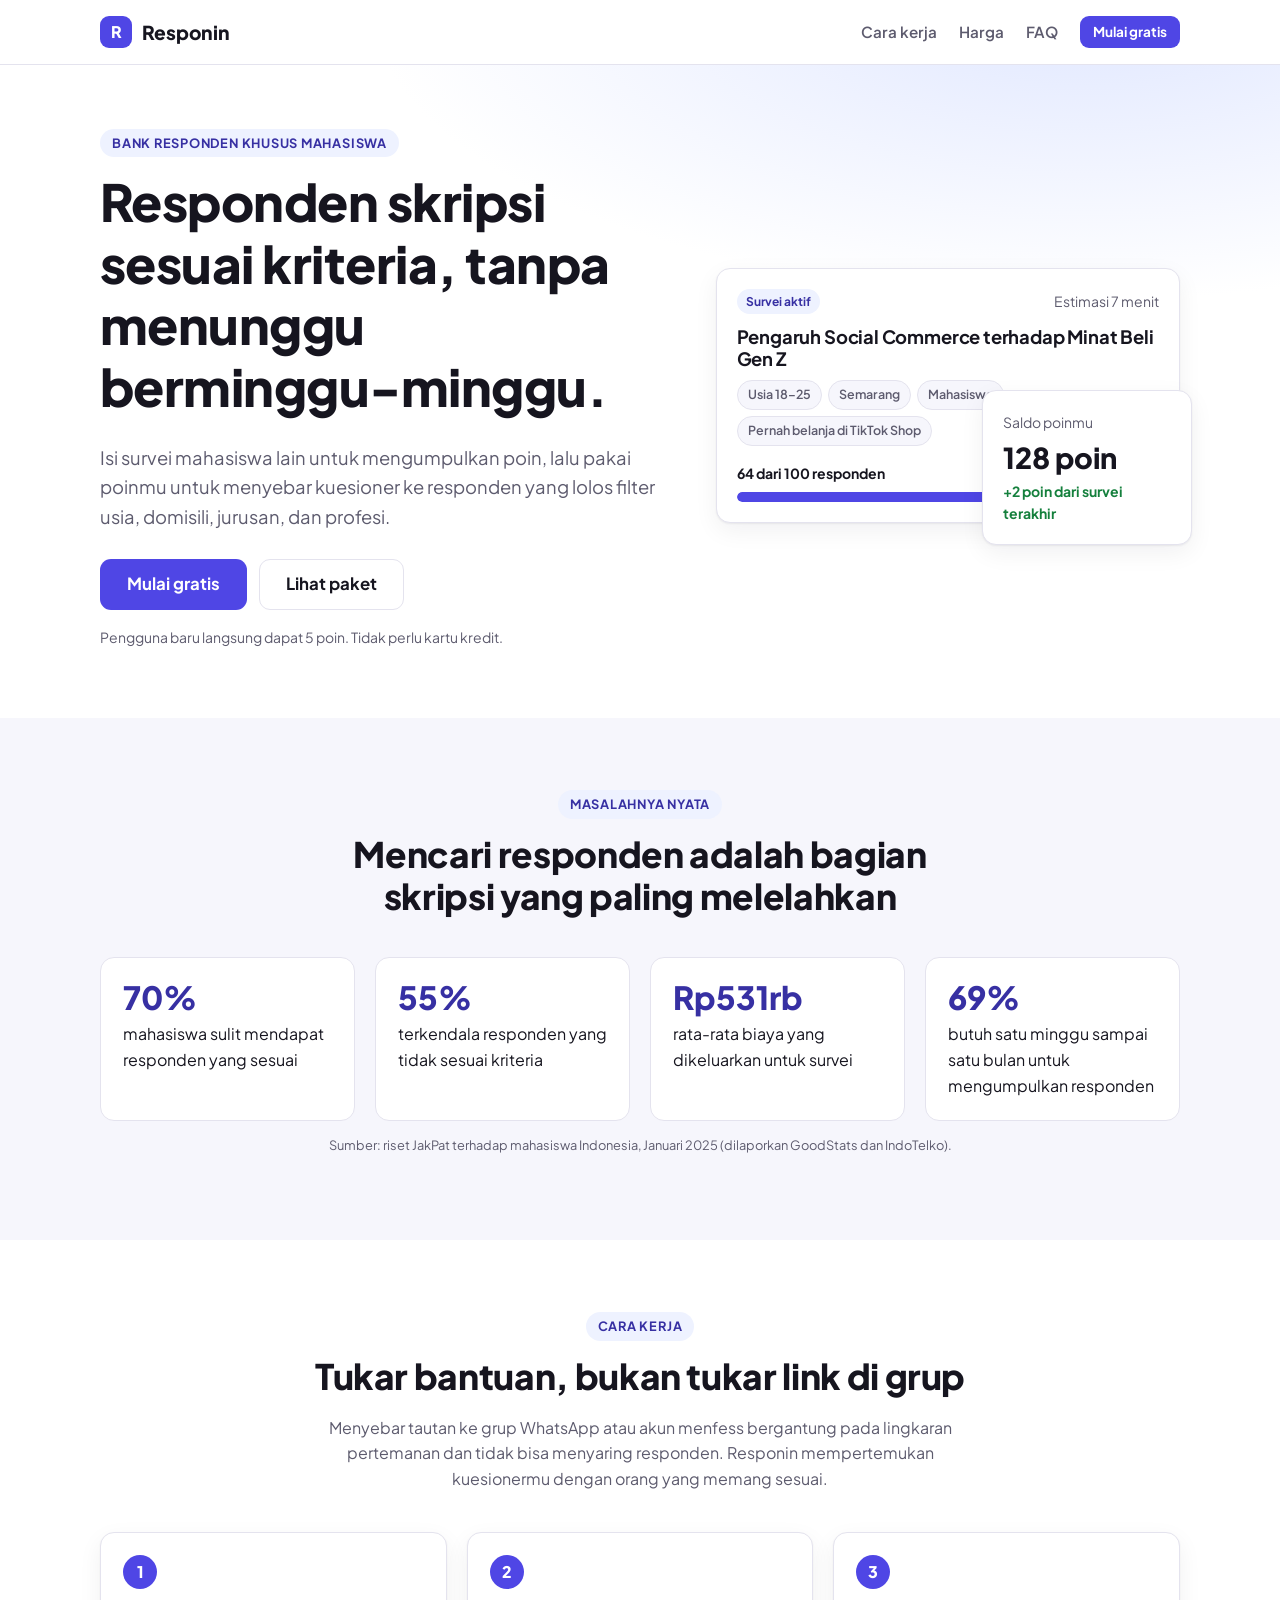
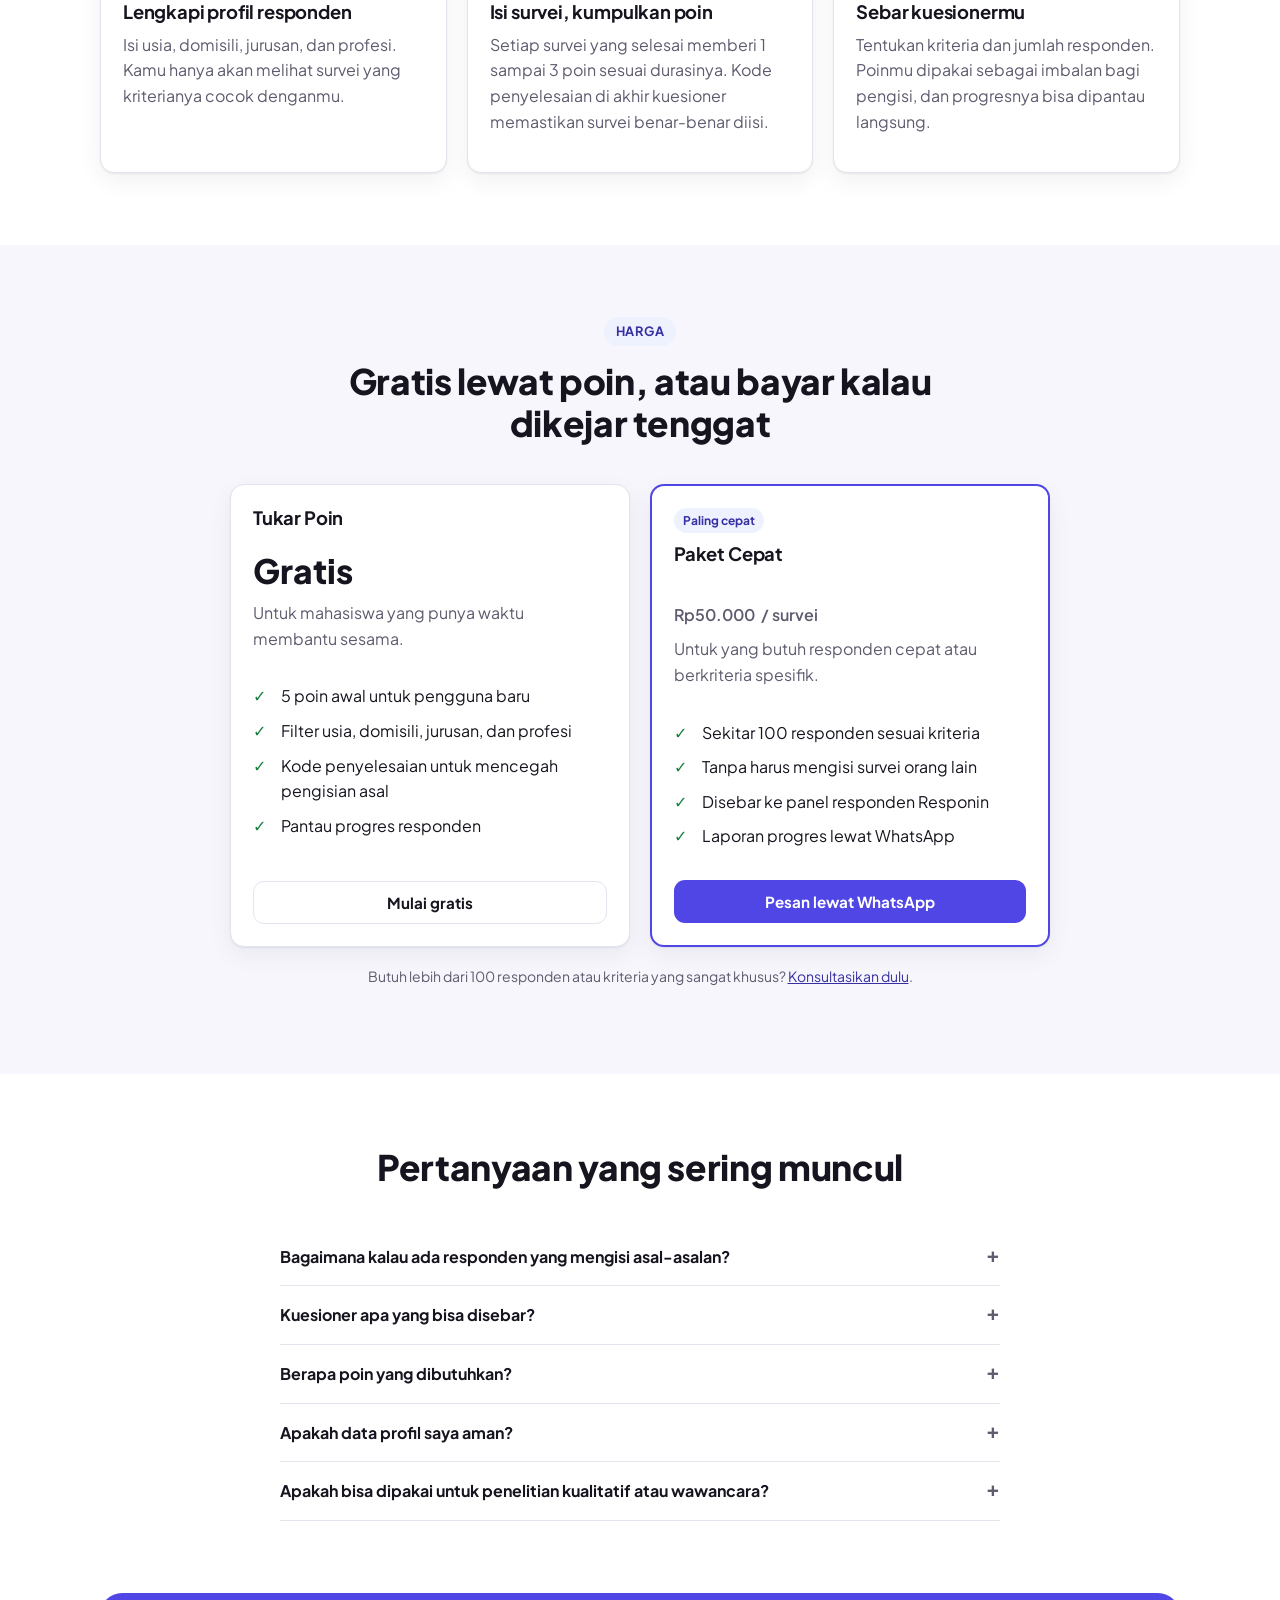
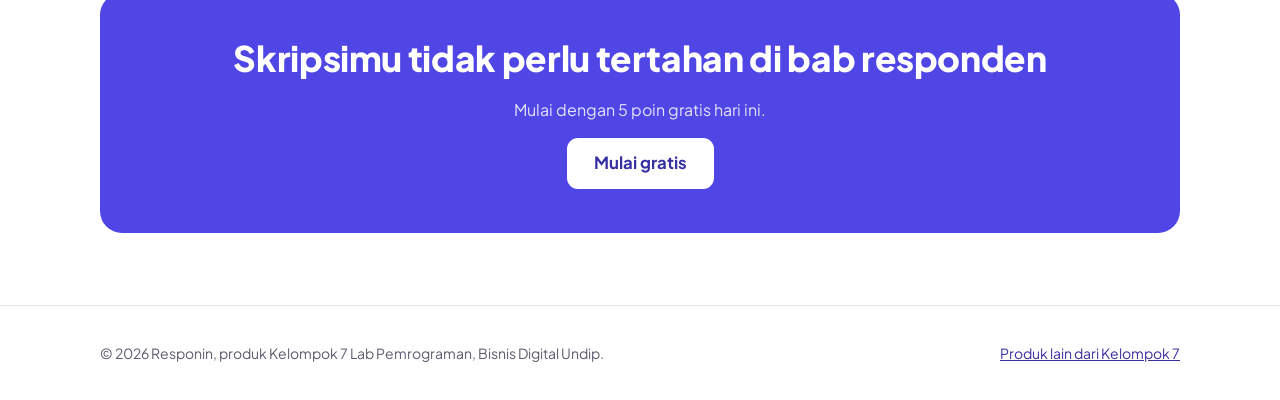
<file: products/responin/index.html>
<!doctype html>
<html lang="id">
<head>
  <meta charset="utf-8">
  <meta name="viewport" content="width=device-width, initial-scale=1">
  <title>Responin: Bank Responden Skripsi</title>
  <meta name="description" content="Isi survei teman, kumpulkan poin, lalu sebar kuesioner skripsimu ke responden yang sesuai kriteria usia, domisili, jurusan, dan profesi.">
  <meta property="og:title" content="Responin: Bank Responden Skripsi">
  <meta property="og:description" content="Responden skripsi sesuai kriteria, tanpa menunggu berminggu-minggu.">
  <link rel="preconnect" href="https://fonts.googleapis.com">
  <link rel="preconnect" href="https://fonts.gstatic.com" crossorigin>
  <link href="https://fonts.googleapis.com/css2?family=Plus+Jakarta+Sans:wght@400;600;700;800&display=swap" rel="stylesheet">
  <link rel="stylesheet" href="../_shared/base.css">
  <link rel="stylesheet" href="style.css">
</head>
<body>
  <nav class="nav">
    <div class="container">
      <a class="logo" href="./"><span class="logo-mark">R</span>Responin</a>
      <div class="nav-links">
        <a href="#cara-kerja">Cara kerja</a>
        <a href="#harga">Harga</a>
        <a href="#faq">FAQ</a>
        <a class="btn btn-primary btn-sm" href="app.html">Mulai gratis</a>
      </div>
    </div>
  </nav>

  <header class="hero">
    <div class="container hero-grid">
      <div>
        <span class="eyebrow">Bank responden khusus mahasiswa</span>
        <h1>Responden skripsi sesuai kriteria, tanpa menunggu berminggu-minggu.</h1>
        <p class="lead">Isi survei mahasiswa lain untuk mengumpulkan poin, lalu pakai poinmu untuk menyebar kuesioner ke responden yang lolos filter usia, domisili, jurusan, dan profesi.</p>
        <div class="btn-row">
          <a class="btn btn-primary btn-lg" href="app.html" data-cta="hero">Mulai gratis</a>
          <a class="btn btn-ghost btn-lg" href="#harga">Lihat paket</a>
        </div>
        <p class="hero-note">Pengguna baru langsung dapat 5 poin. Tidak perlu kartu kredit.</p>
      </div>
      <div class="mock-survey" aria-hidden="true">
        <div class="card">
          <div class="row-item">
            <span class="badge">Survei aktif</span>
            <span class="small muted">Estimasi 7 menit</span>
          </div>
          <h3 style="margin-top:12px">Pengaruh Social Commerce terhadap Minat Beli Gen Z</h3>
          <div class="chips" style="margin:10px 0 16px">
            <span class="chip">Usia 18–25</span><span class="chip">Semarang</span><span class="chip">Mahasiswa</span><span class="chip">Pernah belanja di TikTok Shop</span>
          </div>
          <div class="row-item small"><b>64 dari 100 responden</b><span class="muted">sisa 2 hari</span></div>
          <div class="progress" style="margin-top:8px"><i style="width:64%"></i></div>
        </div>
        <div class="card float">
          <div class="small muted">Saldo poinmu</div>
          <div style="font-size:1.8rem;font-weight:800">128 poin</div>
          <div class="small" style="color:var(--ok);font-weight:700">+2 poin dari survei terakhir</div>
        </div>
      </div>
    </div>
  </header>

  <section class="section alt">
    <div class="container">
      <div class="section-head">
        <span class="eyebrow">Masalahnya nyata</span>
        <h2>Mencari responden adalah bagian skripsi yang paling melelahkan</h2>
      </div>
      <div class="grid grid-4">
        <div class="stat"><b>70%</b>mahasiswa sulit mendapat responden yang sesuai</div>
        <div class="stat"><b>55%</b>terkendala responden yang tidak sesuai kriteria</div>
        <div class="stat"><b>Rp531rb</b>rata-rata biaya yang dikeluarkan untuk survei</div>
        <div class="stat"><b>69%</b>butuh satu minggu sampai satu bulan untuk mengumpulkan responden</div>
      </div>
      <p class="source-note">Sumber: riset JakPat terhadap mahasiswa Indonesia, Januari 2025 (dilaporkan GoodStats dan IndoTelko).</p>
    </div>
  </section>

  <section class="section" id="cara-kerja">
    <div class="container">
      <div class="section-head">
        <span class="eyebrow">Cara kerja</span>
        <h2>Tukar bantuan, bukan tukar link di grup</h2>
        <p class="muted">Menyebar tautan ke grup WhatsApp atau akun menfess bergantung pada lingkaran pertemanan dan tidak bisa menyaring responden. Responin mempertemukan kuesionermu dengan orang yang memang sesuai.</p>
      </div>
      <div class="grid grid-3">
        <div class="card">
          <div class="step-num">1</div>
          <h3>Lengkapi profil responden</h3>
          <p class="muted">Isi usia, domisili, jurusan, dan profesi. Kamu hanya akan melihat survei yang kriterianya cocok denganmu.</p>
        </div>
        <div class="card">
          <div class="step-num">2</div>
          <h3>Isi survei, kumpulkan poin</h3>
          <p class="muted">Setiap survei yang selesai memberi 1 sampai 3 poin sesuai durasinya. Kode penyelesaian di akhir kuesioner memastikan survei benar-benar diisi.</p>
        </div>
        <div class="card">
          <div class="step-num">3</div>
          <h3>Sebar kuesionermu</h3>
          <p class="muted">Tentukan kriteria dan jumlah responden. Poinmu dipakai sebagai imbalan bagi pengisi, dan progresnya bisa dipantau langsung.</p>
        </div>
      </div>
    </div>
  </section>

  <section class="section alt" id="harga">
    <div class="container">
      <div class="section-head">
        <span class="eyebrow">Harga</span>
        <h2>Gratis lewat poin, atau bayar kalau dikejar tenggat</h2>
      </div>
      <div class="grid grid-2" style="max-width:820px;margin:0 auto">
        <div class="card price-card">
          <h3>Tukar Poin</h3>
          <div class="price">Gratis</div>
          <p class="muted">Untuk mahasiswa yang punya waktu membantu sesama.</p>
          <ul class="check-list">
            <li>5 poin awal untuk pengguna baru</li>
            <li>Filter usia, domisili, jurusan, dan profesi</li>
            <li>Kode penyelesaian untuk mencegah pengisian asal</li>
            <li>Pantau progres responden</li>
          </ul>
          <a class="btn btn-ghost btn-block" href="app.html">Mulai gratis</a>
        </div>
        <div class="card price-card featured">
          <span class="badge" style="align-self:flex-start">Paling cepat</span>
          <h3 style="margin-top:10px">Paket Cepat</h3>
          <div class="price"><span data-price></span> <span>/ survei</span></div>
          <p class="muted">Untuk yang butuh responden cepat atau berkriteria spesifik.</p>
          <ul class="check-list">
            <li>Sekitar <span data-resp></span> responden sesuai kriteria</li>
            <li>Tanpa harus mengisi survei orang lain</li>
            <li>Disebar ke panel responden Responin</li>
            <li>Laporan progres lewat WhatsApp</li>
          </ul>
          <button class="btn btn-primary btn-block" data-event="InitiateCheckout" data-cta="harga-paket" data-wa="Halo Responin, saya mau pesan Paket Cepat untuk survei skripsi saya. Judul penelitian: ... Kriteria responden: ...">Pesan lewat WhatsApp</button>
        </div>
      </div>
      <p class="center small muted" style="margin-top:18px">Butuh lebih dari 100 responden atau kriteria yang sangat khusus? <a href="#" data-cta="harga-custom" data-wa="Halo Responin, saya butuh responden dengan kriteria khusus. Kebutuhan saya: ...">Konsultasikan dulu</a>.</p>
    </div>
  </section>

  <section class="section" id="faq">
    <div class="container" style="max-width:760px">
      <div class="section-head"><h2>Pertanyaan yang sering muncul</h2></div>
      <div class="faq">
        <details><summary>Bagaimana kalau ada responden yang mengisi asal-asalan?</summary><p>Setiap kuesioner wajib menampilkan kode penyelesaian di halaman terakhir. Poin baru diberikan setelah kode yang benar dimasukkan.</p></details>
        <details><summary>Kuesioner apa yang bisa disebar?</summary><p>Tautan Google Form, Microsoft Forms, Typeform, atau platform survei lain yang bisa dibuka lewat browser.</p></details>
        <details><summary>Berapa poin yang dibutuhkan?</summary><p>Satu responden butuh poin sebesar imbalan per survei, yaitu 1 poin untuk survei sampai 5 menit, 2 poin sampai 10 menit, dan 3 poin untuk yang lebih lama. Misalnya, 50 responden untuk survei 7 menit butuh 100 poin.</p></details>
        <details><summary>Apakah data profil saya aman?</summary><p>Profil hanya dipakai untuk mencocokkan survei. Pemilik survei tidak melihat nama atau nomor HP-mu.</p></details>
        <details><summary>Apakah bisa dipakai untuk penelitian kualitatif atau wawancara?</summary><p>Bisa, dengan Paket Cepat. Tulis kebutuhanmu lewat WhatsApp dan tim akan mencarikan narasumber yang sesuai.</p></details>
      </div>
    </div>
  </section>

  <section class="section" style="padding-top:0">
    <div class="container">
      <div class="cta-band">
        <h2>Skripsimu tidak perlu tertahan di bab responden</h2>
        <p>Mulai dengan 5 poin gratis hari ini.</p>
        <a class="btn btn-primary btn-lg" href="app.html" data-cta="footer">Mulai gratis</a>
      </div>
    </div>
  </section>

  <footer class="footer">
    <div class="container">
      <span>© <span data-year></span> Responin, produk Kelompok 7 Lab Pemrograman, Bisnis Digital Undip.</span>
      <a href="../../">Produk lain dari Kelompok 7</a>
    </div>
  </footer>

  <script src="config.js"></script>
  <script src="../_shared/kit.js"></script>
  <script>
    document.addEventListener("DOMContentLoaded", function () {
      Kit.$$("[data-price]").forEach(function (el) { el.textContent = Kit.rp(CONFIG.paketCepat.harga); });
      Kit.$$("[data-resp]").forEach(function (el) { el.textContent = CONFIG.paketCepat.responden; });
    });
  </script>
</body>
</html>
</file>
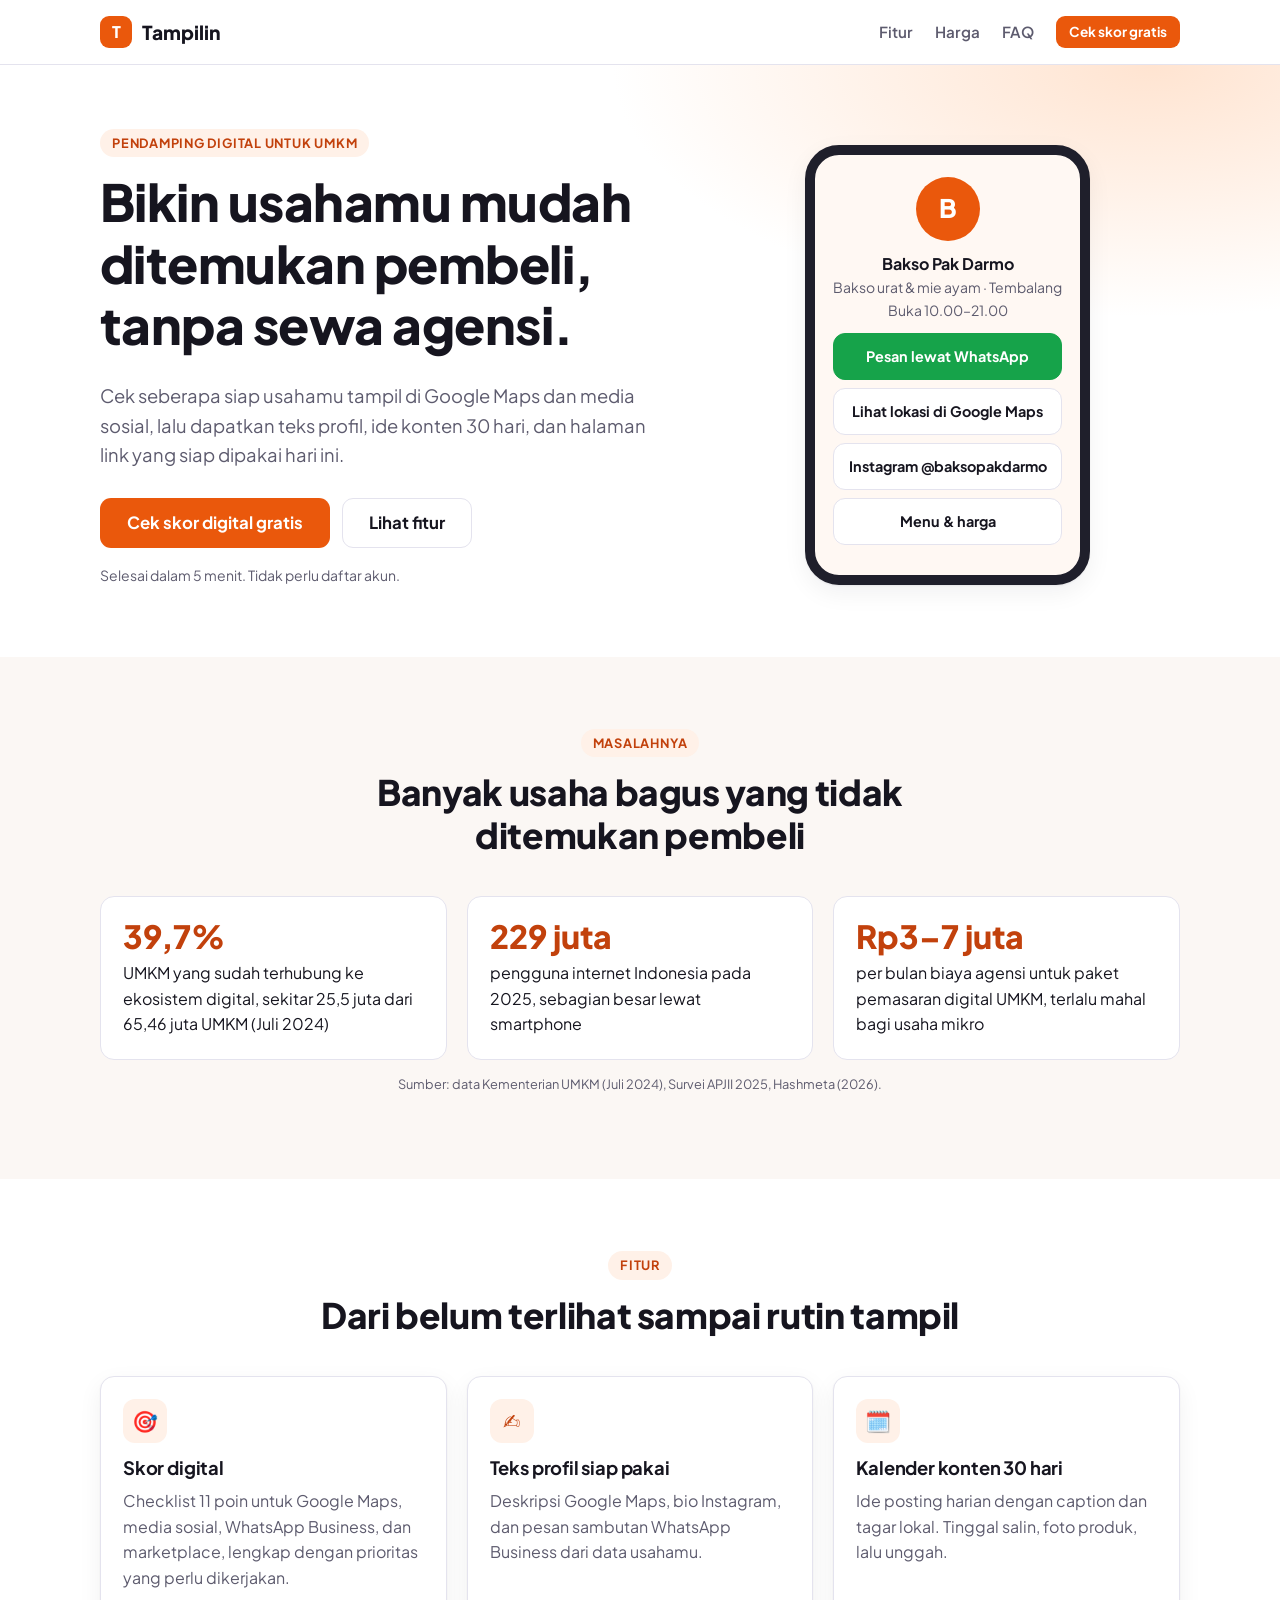
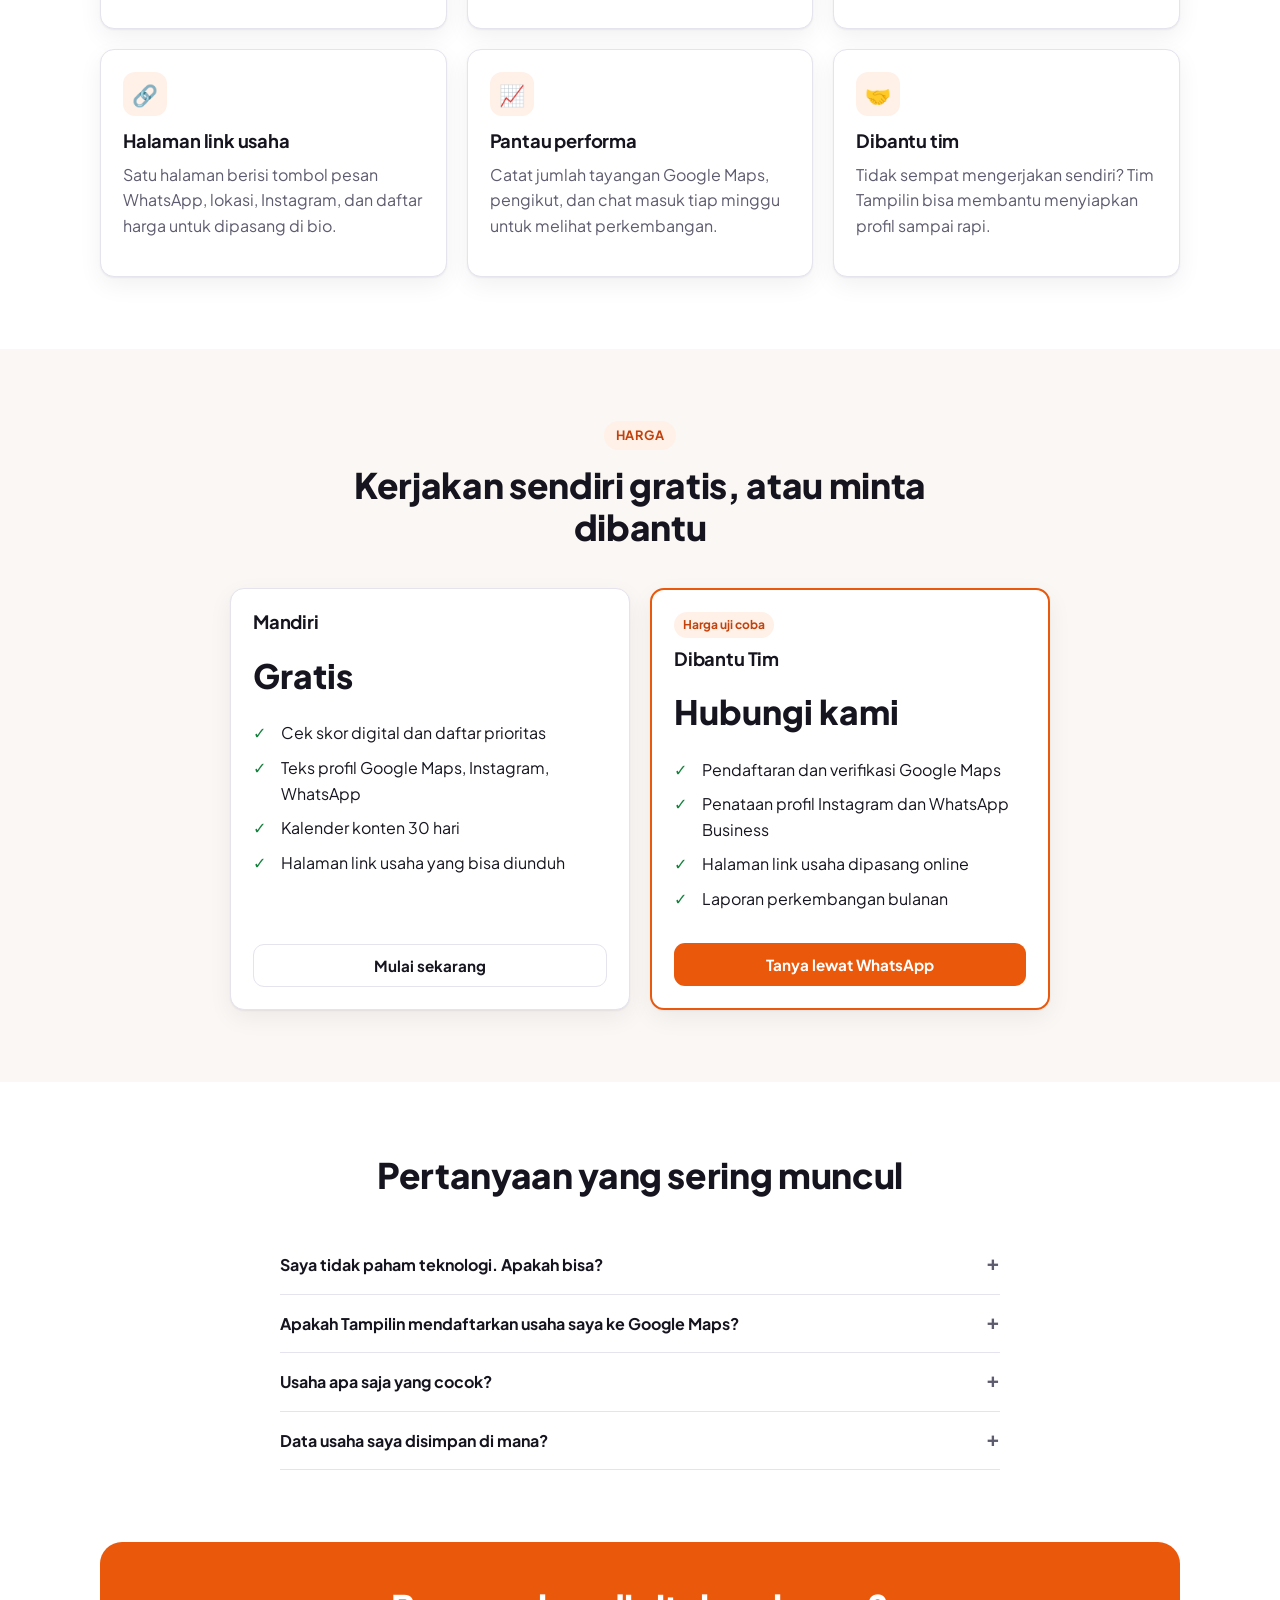
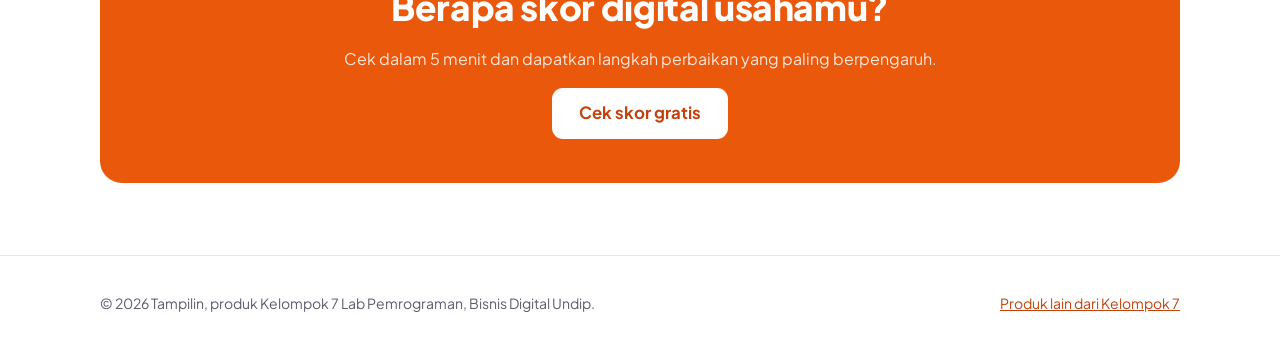
<file: products/tampilin/index.html>
<!doctype html>
<html lang="id">
<head>
  <meta charset="utf-8">
  <meta name="viewport" content="width=device-width, initial-scale=1">
  <title>Tampilin: Pendamping Digital UMKM</title>
  <meta name="description" content="Bantu UMKM tampil di Google Maps dan media sosial: cek skor digital, teks profil siap pakai, kalender konten 30 hari, halaman link, dan pantauan performa.">
  <meta property="og:title" content="Tampilin: Pendamping Digital UMKM">
  <meta property="og:description" content="Bikin usahamu mudah ditemukan pembeli, tanpa sewa agensi.">
  <link rel="preconnect" href="https://fonts.googleapis.com">
  <link rel="preconnect" href="https://fonts.gstatic.com" crossorigin>
  <link href="https://fonts.googleapis.com/css2?family=Plus+Jakarta+Sans:wght@400;600;700;800&display=swap" rel="stylesheet">
  <link rel="stylesheet" href="../_shared/base.css">
  <link rel="stylesheet" href="style.css">
</head>
<body>
  <nav class="nav">
    <div class="container">
      <a class="logo" href="./"><span class="logo-mark">T</span>Tampilin</a>
      <div class="nav-links">
        <a href="#fitur">Fitur</a>
        <a href="#harga">Harga</a>
        <a href="#faq">FAQ</a>
        <a class="btn btn-primary btn-sm" href="app.html">Cek skor gratis</a>
      </div>
    </div>
  </nav>

  <header class="hero">
    <div class="container hero-grid">
      <div>
        <span class="eyebrow">Pendamping digital untuk UMKM</span>
        <h1>Bikin usahamu mudah ditemukan pembeli, tanpa sewa agensi.</h1>
        <p class="lead">Cek seberapa siap usahamu tampil di Google Maps dan media sosial, lalu dapatkan teks profil, ide konten 30 hari, dan halaman link yang siap dipakai hari ini.</p>
        <div class="btn-row">
          <a class="btn btn-primary btn-lg" href="app.html" data-cta="hero">Cek skor digital gratis</a>
          <a class="btn btn-ghost btn-lg" href="#fitur">Lihat fitur</a>
        </div>
        <p class="hero-note">Selesai dalam 5 menit. Tidak perlu daftar akun.</p>
      </div>
      <div class="mock-phone" aria-hidden="true">
        <div class="inner">
          <div class="avatar">B</div>
          <b>Bakso Pak Darmo</b>
          <div class="small muted">Bakso urat & mie ayam · Tembalang</div>
          <div class="small muted" style="margin-bottom:12px">Buka 10.00–21.00</div>
          <span class="link-btn primary">Pesan lewat WhatsApp</span>
          <span class="link-btn">Lihat lokasi di Google Maps</span>
          <span class="link-btn">Instagram @baksopakdarmo</span>
          <span class="link-btn">Menu & harga</span>
        </div>
      </div>
    </div>
  </header>

  <section class="section alt">
    <div class="container">
      <div class="section-head">
        <span class="eyebrow">Masalahnya</span>
        <h2>Banyak usaha bagus yang tidak ditemukan pembeli</h2>
      </div>
      <div class="grid grid-3">
        <div class="stat"><b>39,7%</b>UMKM yang sudah terhubung ke ekosistem digital, sekitar 25,5 juta dari 65,46 juta UMKM (Juli 2024)</div>
        <div class="stat"><b>229 juta</b>pengguna internet Indonesia pada 2025, sebagian besar lewat smartphone</div>
        <div class="stat"><b>Rp3–7 juta</b>per bulan biaya agensi untuk paket pemasaran digital UMKM, terlalu mahal bagi usaha mikro</div>
      </div>
      <p class="source-note">Sumber: data Kementerian UMKM (Juli 2024), Survei APJII 2025, Hashmeta (2026).</p>
    </div>
  </section>

  <section class="section" id="fitur">
    <div class="container">
      <div class="section-head">
        <span class="eyebrow">Fitur</span>
        <h2>Dari belum terlihat sampai rutin tampil</h2>
      </div>
      <div class="grid grid-3">
        <div class="card"><div class="icon-bubble">🎯</div><h3>Skor digital</h3><p class="muted">Checklist 11 poin untuk Google Maps, media sosial, WhatsApp Business, dan marketplace, lengkap dengan prioritas yang perlu dikerjakan.</p></div>
        <div class="card"><div class="icon-bubble">✍️</div><h3>Teks profil siap pakai</h3><p class="muted">Deskripsi Google Maps, bio Instagram, dan pesan sambutan WhatsApp Business dari data usahamu.</p></div>
        <div class="card"><div class="icon-bubble">🗓️</div><h3>Kalender konten 30 hari</h3><p class="muted">Ide posting harian dengan caption dan tagar lokal. Tinggal salin, foto produk, lalu unggah.</p></div>
        <div class="card"><div class="icon-bubble">🔗</div><h3>Halaman link usaha</h3><p class="muted">Satu halaman berisi tombol pesan WhatsApp, lokasi, Instagram, dan daftar harga untuk dipasang di bio.</p></div>
        <div class="card"><div class="icon-bubble">📈</div><h3>Pantau performa</h3><p class="muted">Catat jumlah tayangan Google Maps, pengikut, dan chat masuk tiap minggu untuk melihat perkembangan.</p></div>
        <div class="card"><div class="icon-bubble">🤝</div><h3>Dibantu tim</h3><p class="muted">Tidak sempat mengerjakan sendiri? Tim Tampilin bisa membantu menyiapkan profil sampai rapi.</p></div>
      </div>
    </div>
  </section>

  <section class="section alt" id="harga">
    <div class="container">
      <div class="section-head">
        <span class="eyebrow">Harga</span>
        <h2>Kerjakan sendiri gratis, atau minta dibantu</h2>
      </div>
      <div class="grid grid-2" style="max-width:820px;margin:0 auto">
        <div class="card price-card">
          <h3>Mandiri</h3>
          <div class="price">Gratis</div>
          <ul class="check-list">
            <li>Cek skor digital dan daftar prioritas</li>
            <li>Teks profil Google Maps, Instagram, WhatsApp</li>
            <li>Kalender konten 30 hari</li>
            <li>Halaman link usaha yang bisa diunduh</li>
          </ul>
          <a class="btn btn-ghost btn-block" href="app.html">Mulai sekarang</a>
        </div>
        <div class="card price-card featured">
          <span class="badge" style="align-self:flex-start">Harga uji coba</span>
          <h3 style="margin-top:10px">Dibantu Tim</h3>
          <div class="price">Hubungi kami</div>
          <ul class="check-list">
            <li>Pendaftaran dan verifikasi Google Maps</li>
            <li>Penataan profil Instagram dan WhatsApp Business</li>
            <li>Halaman link usaha dipasang online</li>
            <li>Laporan perkembangan bulanan</li>
          </ul>
          <button class="btn btn-primary btn-block" data-event="Lead" data-cta="harga-dibantu" data-wa="Halo Tampilin, saya pemilik usaha dan ingin dibantu supaya usaha saya tampil di Google Maps dan Instagram. Nama usaha: ... Jenis usaha: ... Lokasi: ...">Tanya lewat WhatsApp</button>
        </div>
      </div>
    </div>
  </section>

  <section class="section" id="faq">
    <div class="container" style="max-width:760px">
      <div class="section-head"><h2>Pertanyaan yang sering muncul</h2></div>
      <div class="faq">
        <details><summary>Saya tidak paham teknologi. Apakah bisa?</summary><p>Bisa. Kamu cukup mengisi data usaha seperti nama, lokasi, produk, dan jam buka. Tampilin menyusun teksnya, kamu tinggal menyalin.</p></details>
        <details><summary>Apakah Tampilin mendaftarkan usaha saya ke Google Maps?</summary><p>Pada paket Mandiri, Tampilin memberi langkah dan teks yang dibutuhkan, sedangkan pendaftaran dilakukan sendiri. Pada paket Dibantu Tim, tim kami yang mengerjakannya bersamamu.</p></details>
        <details><summary>Usaha apa saja yang cocok?</summary><p>Kuliner, fashion, jasa, kecantikan, kerajinan, dan toko kelontong. Kalender kontennya menyesuaikan jenis usaha.</p></details>
        <details><summary>Data usaha saya disimpan di mana?</summary><p>Di browser perangkatmu sendiri. Tampilin tidak mengirim data usahamu ke server.</p></details>
      </div>
    </div>
  </section>

  <section class="section" style="padding-top:0">
    <div class="container">
      <div class="cta-band">
        <h2>Berapa skor digital usahamu?</h2>
        <p>Cek dalam 5 menit dan dapatkan langkah perbaikan yang paling berpengaruh.</p>
        <a class="btn btn-primary btn-lg" href="app.html" data-cta="footer">Cek skor gratis</a>
      </div>
    </div>
  </section>

  <footer class="footer">
    <div class="container">
      <span>© <span data-year></span> Tampilin, produk Kelompok 7 Lab Pemrograman, Bisnis Digital Undip.</span>
      <a href="../../">Produk lain dari Kelompok 7</a>
    </div>
  </footer>

  <script src="config.js"></script>
  <script src="../_shared/kit.js"></script>
</body>
</html>
</file>
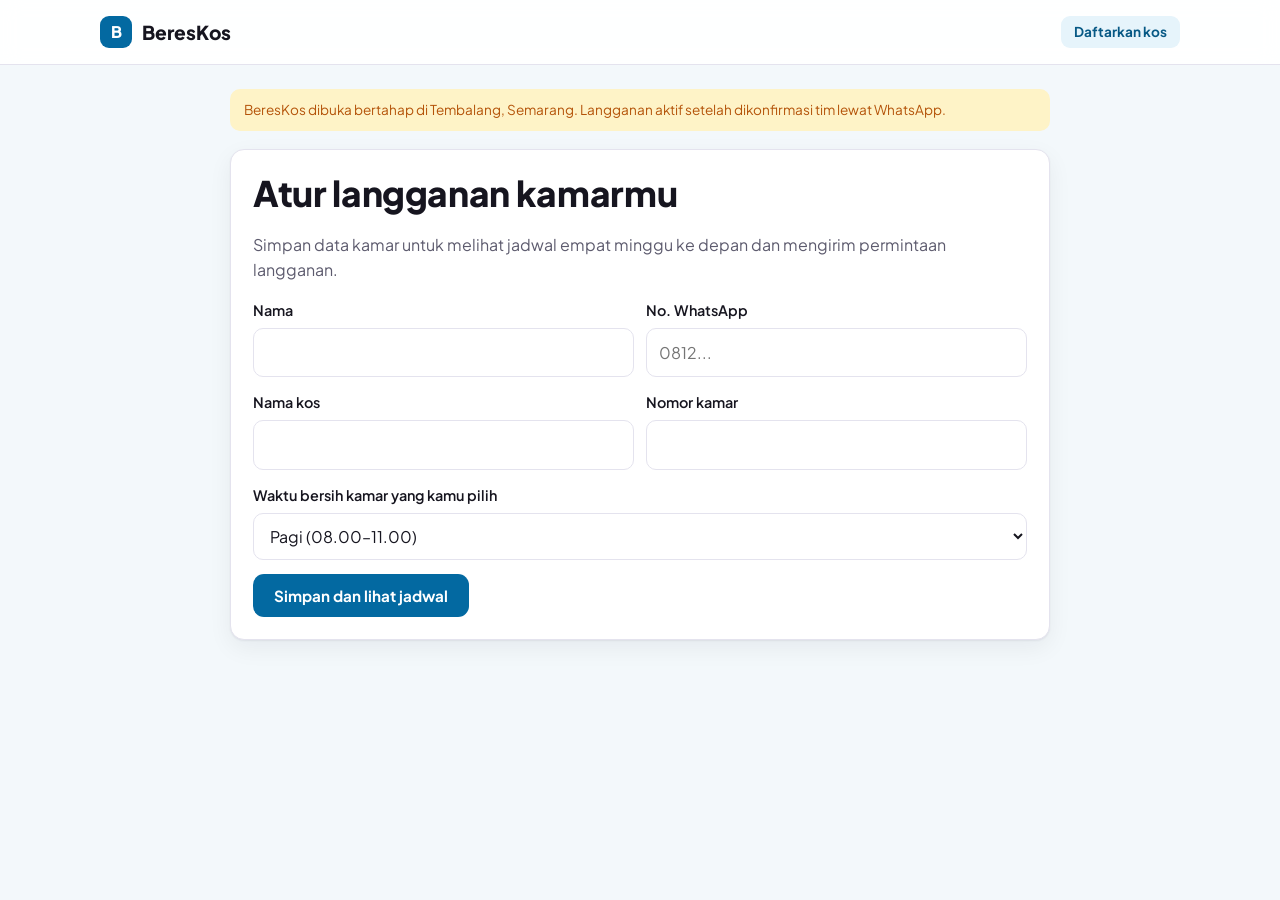
<file: products/bereskos/app.html>
<!doctype html>
<html lang="id">
<head>
  <meta charset="utf-8">
  <meta name="viewport" content="width=device-width, initial-scale=1">
  <title>BeresKos: Jadwal Mingguan</title>
  <meta name="robots" content="noindex">
  <link rel="preconnect" href="https://fonts.googleapis.com">
  <link rel="preconnect" href="https://fonts.gstatic.com" crossorigin>
  <link href="https://fonts.googleapis.com/css2?family=Plus+Jakarta+Sans:wght@400;600;700;800&display=swap" rel="stylesheet">
  <link rel="stylesheet" href="../_shared/base.css">
  <link rel="stylesheet" href="style.css">
</head>
<body class="app-shell">
  <nav class="nav">
    <div class="container">
      <a class="logo" href="./"><span class="logo-mark">B</span>BeresKos</a>
      <div class="nav-links"><a class="btn btn-soft btn-sm" href="./#daftar">Daftarkan kos</a></div>
    </div>
  </nav>
  <main class="app-main">
    <div class="container" style="max-width:860px">
      <div class="demo-banner">BeresKos dibuka bertahap di <span data-area></span>. Langganan aktif setelah dikonfirmasi tim lewat WhatsApp.</div>

      <section id="join" class="hidden">
        <div class="card">
          <h2>Atur langganan kamarmu</h2>
          <p class="muted">Simpan data kamar untuk melihat jadwal empat minggu ke depan dan mengirim permintaan langganan.</p>
          <form id="f">
            <div class="field-row">
              <div class="field"><label for="m-nama">Nama</label><input id="m-nama" required></div>
              <div class="field"><label for="m-hp">No. WhatsApp</label><input id="m-hp" required inputmode="tel" placeholder="0812..."></div>
            </div>
            <div class="field-row">
              <div class="field"><label for="m-kos">Nama kos</label><input id="m-kos" required></div>
              <div class="field"><label for="m-kamar">Nomor kamar</label><input id="m-kamar" required></div>
            </div>
            <div class="field">
              <label for="m-waktu">Waktu bersih kamar yang kamu pilih</label>
              <select id="m-waktu"><option>Pagi (08.00–11.00)</option><option>Siang (11.00–14.00)</option><option>Sore (15.00–18.00)</option></select>
            </div>
            <button class="btn btn-primary" type="submit">Simpan dan lihat jadwal</button>
          </form>
        </div>
      </section>

      <section id="dash" class="hidden">
        <div class="panel-title">
          <div><h2 id="hello">Jadwalmu</h2><div class="small muted" id="who"></div></div>
          <button class="btn btn-ghost btn-sm" id="edit">Ubah data</button>
        </div>

        <div class="grid grid-2" style="align-items:start">
          <div class="card">
            <h3>Minggu ini</h3>
            <div class="week" id="week" style="margin-top:12px"></div>
            <div class="week-legend">🧺 Jemput cucian · 👕 Antar cucian · 🧹 Bersih kamar</div>
            <div style="height:18px"></div>
            <div class="timeline" id="timeline"></div>
          </div>
          <div class="card">
            <h3>Status langganan</h3>
            <div class="row-item" style="margin:8px 0"><span>Paket</span><b><span data-harga></span> / minggu</b></div>
            <div class="row-item" style="margin:8px 0"><span>Kuota laundry</span><b><span data-kg></span> kg / minggu</b></div>
            <div class="row-item" style="margin:8px 0"><span>Status</span><span class="badge warn" id="status">Menunggu konfirmasi</span></div>
            <button class="btn btn-wa btn-block" id="subscribe" style="margin-top:12px">Kirim permintaan langganan</button>
          </div>
        </div>

        <h3 style="margin-top:28px">Empat minggu ke depan</h3>
        <div class="list" id="weeks"></div>
      </section>
    </div>
  </main>
  <script src="config.js"></script>
  <script src="../_shared/kit.js"></script>
  <script src="shared.js"></script>
  <script src="app.js"></script>
</body>
</html>
</file>
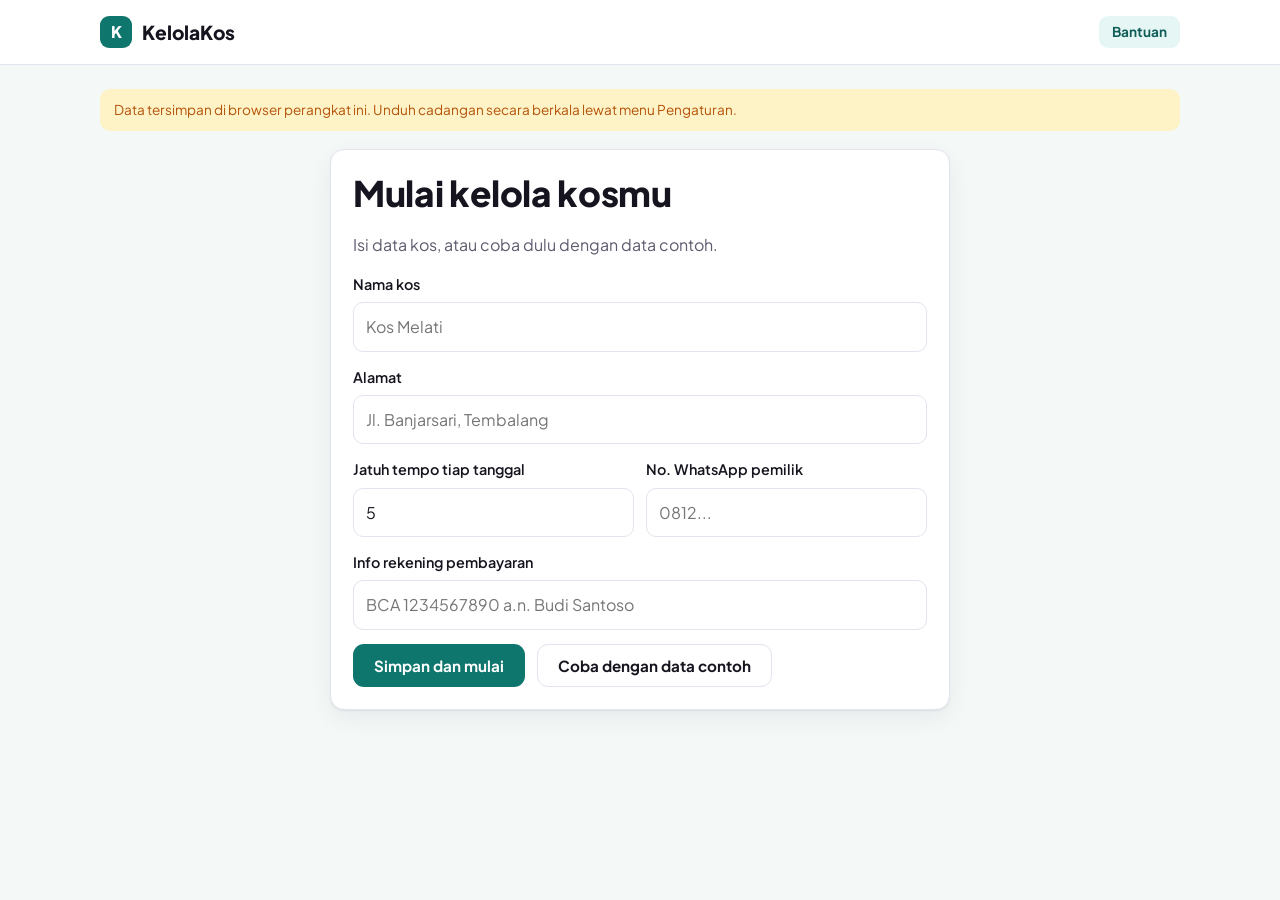
<file: products/kelolakos/app.html>
<!doctype html>
<html lang="id">
<head>
  <meta charset="utf-8">
  <meta name="viewport" content="width=device-width, initial-scale=1">
  <title>KelolaKos: Dasbor</title>
  <meta name="robots" content="noindex">
  <link rel="preconnect" href="https://fonts.googleapis.com">
  <link rel="preconnect" href="https://fonts.gstatic.com" crossorigin>
  <link href="https://fonts.googleapis.com/css2?family=Plus+Jakarta+Sans:wght@400;600;700;800&display=swap" rel="stylesheet">
  <link rel="stylesheet" href="../_shared/base.css">
  <link rel="stylesheet" href="style.css">
</head>
<body class="app-shell">
  <nav class="nav">
    <div class="container">
      <a class="logo" href="./"><span class="logo-mark">K</span><span id="kos-name">KelolaKos</span></a>
      <div class="nav-links"><button class="btn btn-soft btn-sm" data-cta="app-help" data-wa="Halo KelolaKos, saya butuh bantuan memakai aplikasinya: ...">Bantuan</button></div>
    </div>
  </nav>

  <main class="app-main">
    <div class="container">
      <div class="demo-banner">Data tersimpan di browser perangkat ini. Unduh cadangan secara berkala lewat menu Pengaturan.</div>

      <section id="setup" class="hidden">
        <div class="card" style="max-width:620px;margin:0 auto">
          <h2>Mulai kelola kosmu</h2>
          <p class="muted">Isi data kos, atau coba dulu dengan data contoh.</p>
          <form id="setup-form">
            <div class="field"><label for="k-nama">Nama kos</label><input id="k-nama" name="nama" required placeholder="Kos Melati"></div>
            <div class="field"><label for="k-alamat">Alamat</label><input id="k-alamat" name="alamat" placeholder="Jl. Banjarsari, Tembalang"></div>
            <div class="field-row">
              <div class="field"><label for="k-tempo">Jatuh tempo tiap tanggal</label><input id="k-tempo" name="tempo" type="number" min="1" max="28" value="5" required></div>
              <div class="field"><label for="k-wa">No. WhatsApp pemilik</label><input id="k-wa" name="wa" inputmode="tel" placeholder="0812..."></div>
            </div>
            <div class="field"><label for="k-rek">Info rekening pembayaran</label><input id="k-rek" name="rekening" placeholder="BCA 1234567890 a.n. Budi Santoso"></div>
            <div class="btn-row">
              <button class="btn btn-primary" type="submit">Simpan dan mulai</button>
              <button class="btn btn-ghost" type="button" id="use-sample">Coba dengan data contoh</button>
            </div>
          </form>
        </div>
      </section>

      <section id="app" class="hidden">
        <div class="tabs" role="tablist">
          <button class="tab active" data-tab="ringkasan">Ringkasan</button>
          <button class="tab" data-tab="tagihan">Tagihan</button>
          <button class="tab" data-tab="kamar">Kamar</button>
          <button class="tab" data-tab="penghuni">Penghuni</button>
          <button class="tab" data-tab="laporan">Laporan</button>
          <button class="tab" data-tab="pengaturan">Pengaturan</button>
        </div>
        <div id="panel"></div>
      </section>
    </div>
  </main>

  <script src="config.js"></script>
  <script src="../_shared/kit.js"></script>
  <script src="app.js"></script>
</body>
</html>
</file>
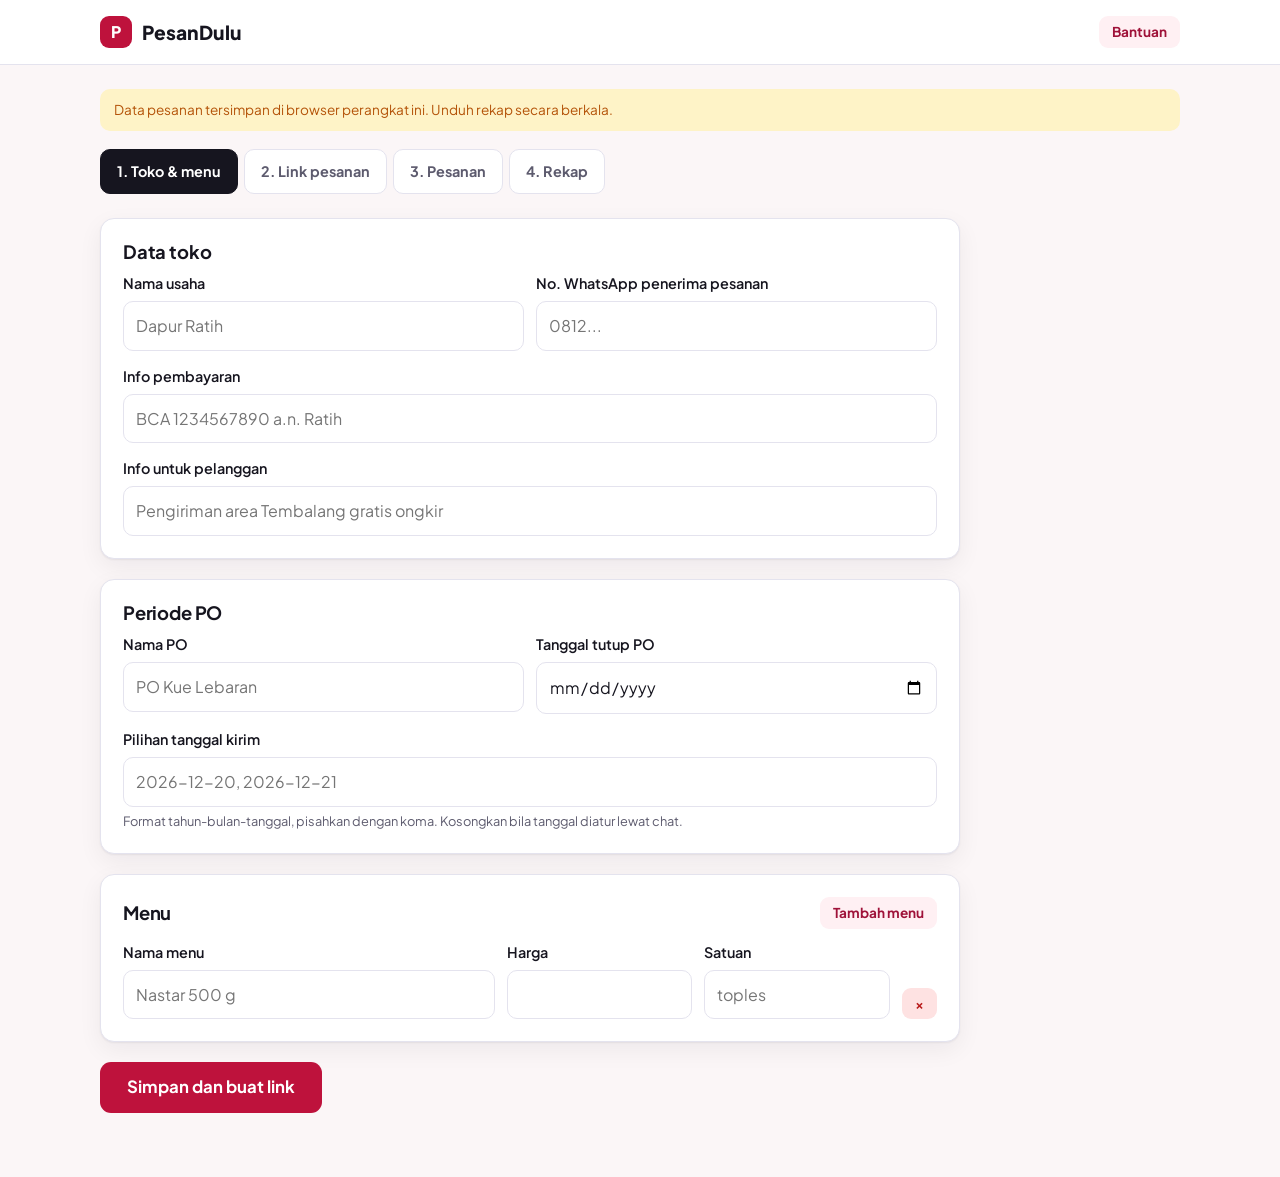
<file: products/pesandulu/app.html>
<!doctype html>
<html lang="id">
<head>
  <meta charset="utf-8">
  <meta name="viewport" content="width=device-width, initial-scale=1">
  <title>PesanDulu: Dasbor Penjual</title>
  <meta name="robots" content="noindex">
  <link rel="preconnect" href="https://fonts.googleapis.com">
  <link rel="preconnect" href="https://fonts.gstatic.com" crossorigin>
  <link href="https://fonts.googleapis.com/css2?family=Plus+Jakarta+Sans:wght@400;600;700;800&display=swap" rel="stylesheet">
  <link rel="stylesheet" href="../_shared/base.css">
  <link rel="stylesheet" href="style.css">
</head>
<body class="app-shell">
  <nav class="nav">
    <div class="container">
      <a class="logo" href="./"><span class="logo-mark">P</span><span id="toko-name">PesanDulu</span></a>
      <div class="nav-links"><button class="btn btn-soft btn-sm" data-cta="app-help" data-wa="Halo PesanDulu, saya butuh bantuan memakai aplikasinya: ...">Bantuan</button></div>
    </div>
  </nav>
  <main class="app-main">
    <div class="container">
      <div class="demo-banner">Data pesanan tersimpan di browser perangkat ini. Unduh rekap secara berkala.</div>
      <div class="tabs" role="tablist">
        <button class="tab active" data-tab="toko">1. Toko & menu</button>
        <button class="tab" data-tab="link">2. Link pesanan</button>
        <button class="tab" data-tab="pesanan">3. Pesanan</button>
        <button class="tab" data-tab="rekap">4. Rekap</button>
      </div>
      <div id="panel"></div>
    </div>
  </main>
  <script src="config.js"></script>
  <script src="../_shared/kit.js"></script>
  <script src="app.js"></script>
</body>
</html>
</file>
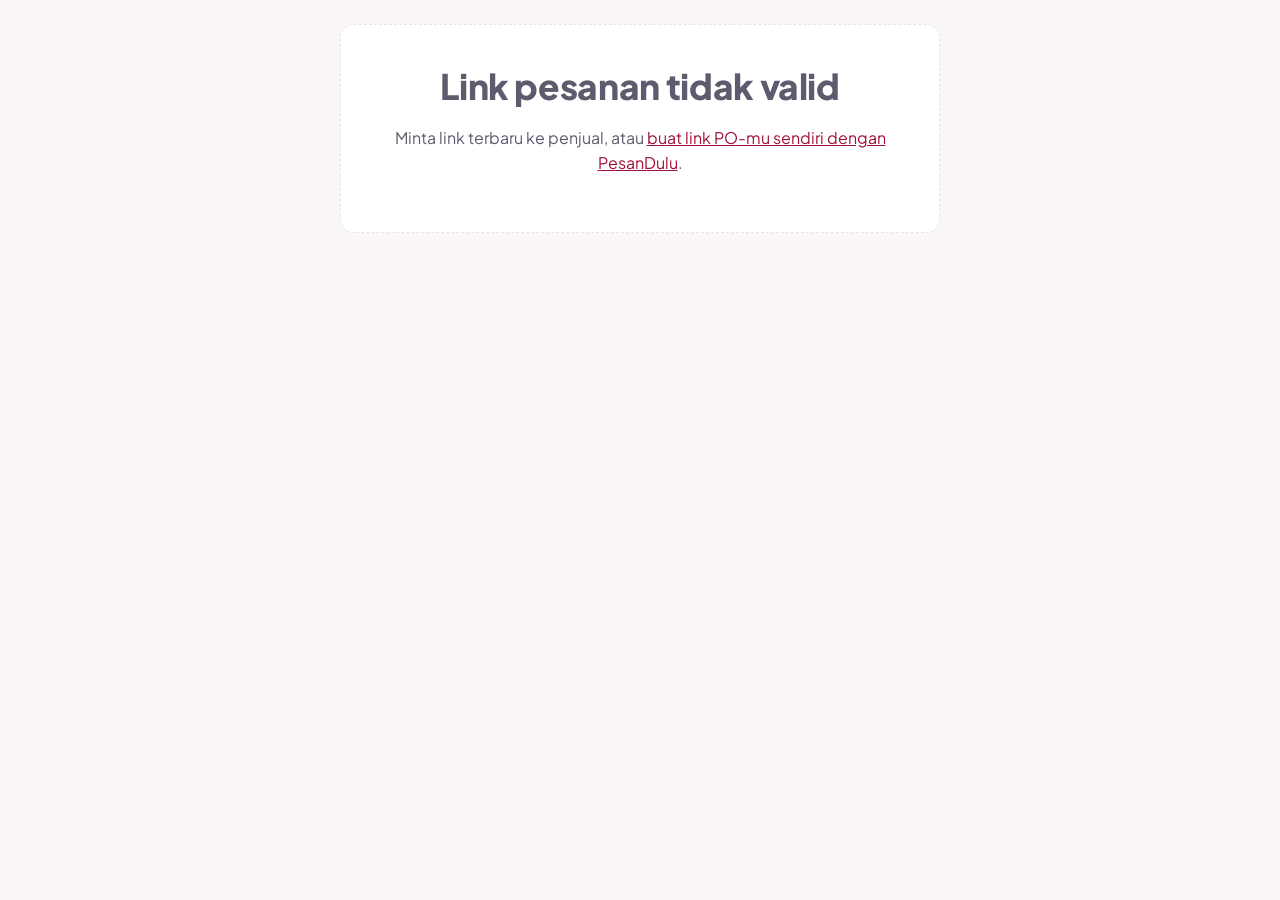
<file: products/pesandulu/order.html>
<!doctype html>
<html lang="id">
<head>
  <meta charset="utf-8">
  <meta name="viewport" content="width=device-width, initial-scale=1">
  <title>Form Pesanan</title>
  <meta name="robots" content="noindex">
  <link rel="preconnect" href="https://fonts.googleapis.com">
  <link rel="preconnect" href="https://fonts.gstatic.com" crossorigin>
  <link href="https://fonts.googleapis.com/css2?family=Plus+Jakarta+Sans:wght@400;600;700;800&display=swap" rel="stylesheet">
  <link rel="stylesheet" href="../_shared/base.css">
  <link rel="stylesheet" href="style.css">
</head>
<body class="app-shell">
  <main class="app-main">
    <div class="container" style="max-width:640px">
      <div id="invalid" class="empty hidden">
        <h2>Link pesanan tidak valid</h2>
        <p>Minta link terbaru ke penjual, atau <a href="./">buat link PO-mu sendiri dengan PesanDulu</a>.</p>
      </div>

      <form id="order" class="hidden">
        <div class="card" style="margin-bottom:16px">
          <span class="eyebrow" id="o-batch">PO</span>
          <h1 style="font-size:1.7rem" id="o-toko"></h1>
          <p class="muted" id="o-info" style="margin:0"></p>
        </div>

        <h3>Pilih menu</h3>
        <div class="list" id="o-menu"></div>

        <h3 style="margin-top:24px">Data pemesan</h3>
        <div class="card">
          <div class="field"><label for="o-nama">Nama</label><input id="o-nama" required maxlength="60"></div>
          <div class="field"><label for="o-hp">No. WhatsApp</label><input id="o-hp" inputmode="tel" required placeholder="0812..."></div>
          <div class="field"><label for="o-tgl">Tanggal kirim atau ambil</label><select id="o-tgl" required></select></div>
          <div class="field"><label for="o-alamat">Alamat kirim (kosongkan bila ambil sendiri)</label><textarea id="o-alamat" style="min-height:70px"></textarea></div>
          <div class="field" style="margin:0"><label for="o-cat">Catatan</label><input id="o-cat" maxlength="160" placeholder="Contoh: tanpa kacang"></div>
        </div>

        <div class="total-bar">
          <div class="row-item" style="margin-bottom:10px"><span class="muted">Total</span><b style="font-size:1.4rem" id="o-total">Rp0</b></div>
          <button class="btn btn-wa btn-block btn-lg" type="submit">Kirim pesanan lewat WhatsApp</button>
        </div>
        <p class="center small muted" style="margin-top:14px">Form pesanan dibuat dengan <a href="./">PesanDulu</a></p>
      </form>
    </div>
  </main>

  <script src="config.js"></script>
  <script src="../_shared/kit.js"></script>
  <script src="order.js"></script>
</body>
</html>
</file>
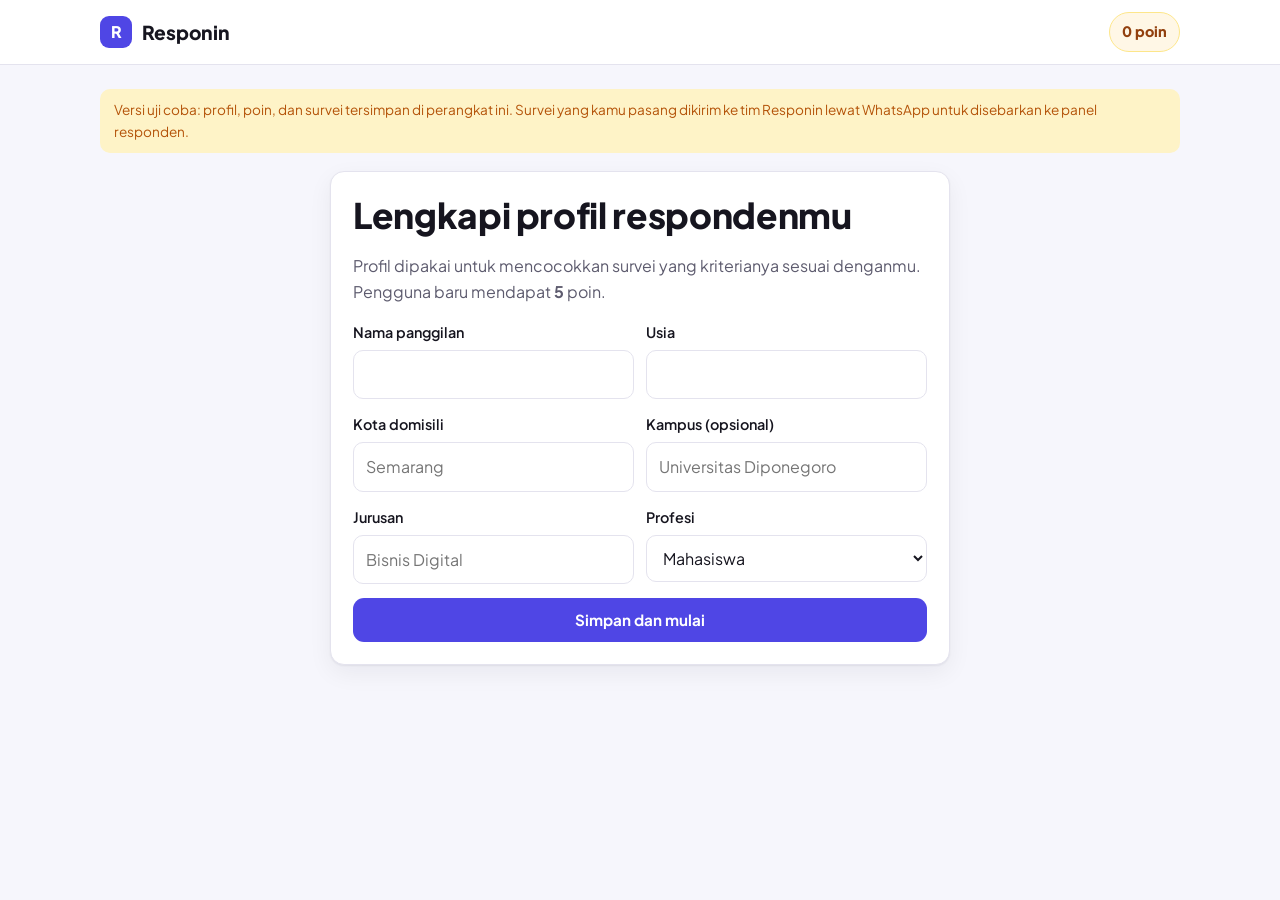
<file: products/responin/app.html>
<!doctype html>
<html lang="id">
<head>
  <meta charset="utf-8">
  <meta name="viewport" content="width=device-width, initial-scale=1">
  <title>Responin: Dasbor</title>
  <meta name="robots" content="noindex">
  <link rel="preconnect" href="https://fonts.googleapis.com">
  <link rel="preconnect" href="https://fonts.gstatic.com" crossorigin>
  <link href="https://fonts.googleapis.com/css2?family=Plus+Jakarta+Sans:wght@400;600;700;800&display=swap" rel="stylesheet">
  <link rel="stylesheet" href="../_shared/base.css">
  <link rel="stylesheet" href="style.css">
</head>
<body class="app-shell">
  <nav class="nav">
    <div class="container">
      <a class="logo" href="./"><span class="logo-mark">R</span>Responin</a>
      <div class="nav-links">
        <span class="points-pill" id="poin-pill">0 poin</span>
      </div>
    </div>
  </nav>

  <main class="app-main">
    <div class="container">
      <div class="demo-banner">Versi uji coba: profil, poin, dan survei tersimpan di perangkat ini. Survei yang kamu pasang dikirim ke tim Responin lewat WhatsApp untuk disebarkan ke panel responden.</div>

      <section id="onboarding" class="hidden">
        <div class="card" style="max-width:620px;margin:0 auto">
          <h2>Lengkapi profil respondenmu</h2>
          <p class="muted">Profil dipakai untuk mencocokkan survei yang kriterianya sesuai denganmu. Pengguna baru mendapat <b id="poin-awal"></b> poin.</p>
          <form id="profile-form">
            <div class="field-row">
              <div class="field"><label for="p-nama">Nama panggilan</label><input id="p-nama" name="nama" required maxlength="40"></div>
              <div class="field"><label for="p-usia">Usia</label><input id="p-usia" name="usia" type="number" min="15" max="80" required></div>
            </div>
            <div class="field-row">
              <div class="field"><label for="p-domisili">Kota domisili</label><input id="p-domisili" name="domisili" required placeholder="Semarang"></div>
              <div class="field"><label for="p-kampus">Kampus (opsional)</label><input id="p-kampus" name="kampus" placeholder="Universitas Diponegoro"></div>
            </div>
            <div class="field-row">
              <div class="field"><label for="p-jurusan">Jurusan</label><input id="p-jurusan" name="jurusan" required placeholder="Bisnis Digital"></div>
              <div class="field">
                <label for="p-profesi">Profesi</label>
                <select id="p-profesi" name="profesi" required>
                  <option>Mahasiswa</option><option>Pelajar</option><option>Karyawan swasta</option><option>PNS</option><option>Wirausaha</option><option>Freelancer</option><option>Ibu rumah tangga</option><option>Lainnya</option>
                </select>
              </div>
            </div>
            <button class="btn btn-primary btn-block" type="submit">Simpan dan mulai</button>
          </form>
        </div>
      </section>

      <section id="dashboard" class="hidden">
        <div class="panel-title">
          <div>
            <h2 id="hello">Halo</h2>
            <div class="small muted" id="profile-line"></div>
          </div>
          <button class="btn btn-ghost btn-sm" id="edit-profile">Ubah profil</button>
        </div>

        <div class="tabs" role="tablist">
          <button class="tab active" data-tab="isi">Isi survei</button>
          <button class="tab" data-tab="pasang">Pasang survei</button>
          <button class="tab" data-tab="saya">Survei saya</button>
          <button class="tab" data-tab="riwayat">Riwayat poin</button>
        </div>

        <div data-panel="isi">
          <p class="muted small">Menampilkan survei yang kriterianya cocok dengan profilmu. Selesaikan survei, masukkan kode penyelesaian, dan poin langsung masuk.</p>
          <div class="list" id="survey-list"></div>
        </div>

        <div data-panel="pasang" class="hidden">
          <div class="card">
            <h3>Pasang kuesioner baru</h3>
            <form id="survey-form">
              <div class="field"><label for="s-judul">Judul penelitian</label><input id="s-judul" required maxlength="140" placeholder="Pengaruh Social Commerce terhadap Minat Beli Gen Z"></div>
              <div class="field"><label for="s-link">Tautan kuesioner</label><input id="s-link" type="url" required placeholder="https://forms.gle/..."></div>
              <div class="field-row">
                <div class="field"><label for="s-menit">Estimasi durasi (menit)</label><input id="s-menit" type="number" min="1" max="60" value="7" required></div>
                <div class="field"><label for="s-target">Target responden</label><input id="s-target" type="number" min="5" max="1000" value="50" required></div>
              </div>
              <div class="field-row">
                <div class="field"><label for="s-usia-min">Usia minimal</label><input id="s-usia-min" type="number" min="15" max="80" value="18"></div>
                <div class="field"><label for="s-usia-max">Usia maksimal</label><input id="s-usia-max" type="number" min="15" max="80" value="25"></div>
              </div>
              <div class="field-row">
                <div class="field"><label for="s-domisili">Domisili</label><input id="s-domisili" placeholder="Kosongkan bila bebas. Contoh: Semarang, Solo"></div>
                <div class="field"><label for="s-jurusan">Jurusan</label><input id="s-jurusan" placeholder="Kosongkan bila bebas"></div>
              </div>
              <div class="field">
                <label for="s-profesi">Profesi</label>
                <select id="s-profesi"><option value="">Bebas</option><option>Mahasiswa</option><option>Pelajar</option><option>Karyawan swasta</option><option>PNS</option><option>Wirausaha</option><option>Freelancer</option><option>Ibu rumah tangga</option></select>
              </div>
              <div class="card flat" style="background:var(--bg-alt);margin-bottom:14px">
                <div class="row-item"><span>Imbalan per responden</span><b id="cost-per">2 poin</b></div>
                <div class="row-item"><span>Total poin dibutuhkan</span><b id="cost-total">100 poin</b></div>
                <div class="row-item small muted"><span>Saldo poinmu</span><span id="cost-saldo">0 poin</span></div>
              </div>
              <button class="btn btn-primary btn-block" type="submit">Pasang dengan poin</button>
            </form>
          </div>
        </div>

        <div data-panel="saya" class="hidden"><div class="list" id="my-list"></div></div>

        <div data-panel="riwayat" class="hidden"><div class="table-wrap"><table><thead><tr><th>Tanggal</th><th>Keterangan</th><th class="num">Poin</th></tr></thead><tbody id="history-body"></tbody></table></div></div>
      </section>
    </div>
  </main>

  <script src="config.js"></script>
  <script src="../_shared/kit.js"></script>
  <script src="app.js"></script>
</body>
</html>
</file>
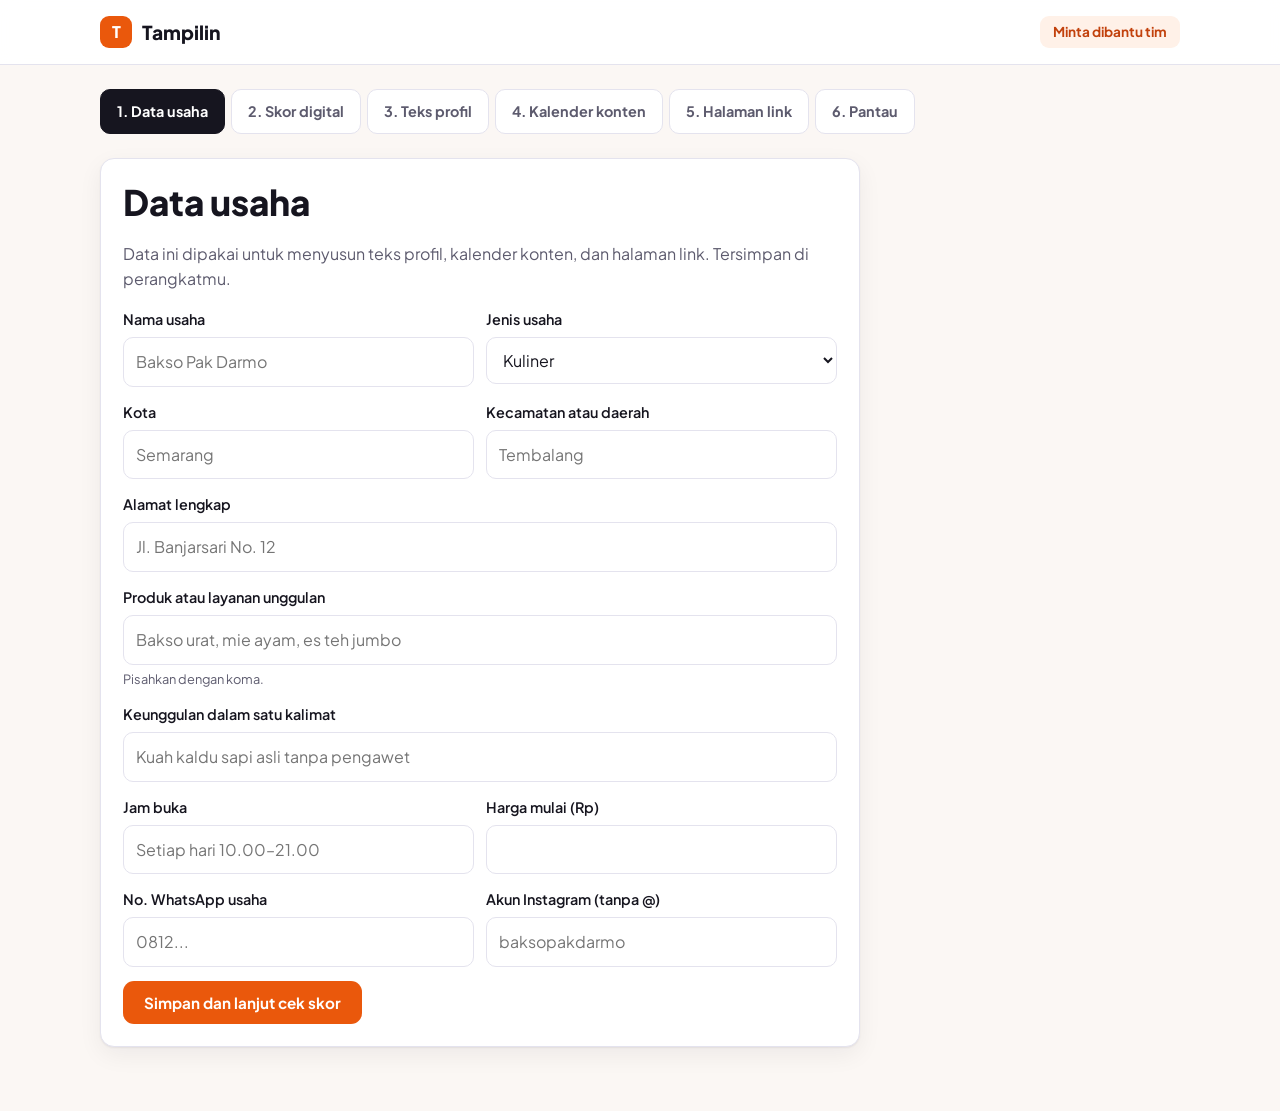
<file: products/tampilin/app.html>
<!doctype html>
<html lang="id">
<head>
  <meta charset="utf-8">
  <meta name="viewport" content="width=device-width, initial-scale=1">
  <title>Tampilin: Ruang Kerja</title>
  <meta name="robots" content="noindex">
  <link rel="preconnect" href="https://fonts.googleapis.com">
  <link rel="preconnect" href="https://fonts.gstatic.com" crossorigin>
  <link href="https://fonts.googleapis.com/css2?family=Plus+Jakarta+Sans:wght@400;600;700;800&display=swap" rel="stylesheet">
  <link rel="stylesheet" href="../_shared/base.css">
  <link rel="stylesheet" href="style.css">
</head>
<body class="app-shell">
  <nav class="nav">
    <div class="container">
      <a class="logo" href="./"><span class="logo-mark">T</span>Tampilin</a>
      <div class="nav-links"><button class="btn btn-soft btn-sm" data-cta="app-dibantu" data-wa="Halo Tampilin, saya sudah mencoba alatnya dan ingin dibantu tim. Nama usaha: ...">Minta dibantu tim</button></div>
    </div>
  </nav>

  <main class="app-main">
    <div class="container">
      <div class="tabs" role="tablist">
        <button class="tab active" data-tab="usaha">1. Data usaha</button>
        <button class="tab" data-tab="skor">2. Skor digital</button>
        <button class="tab" data-tab="teks">3. Teks profil</button>
        <button class="tab" data-tab="kalender">4. Kalender konten</button>
        <button class="tab" data-tab="link">5. Halaman link</button>
        <button class="tab" data-tab="pantau">6. Pantau</button>
      </div>
      <div id="panel"></div>
    </div>
  </main>

  <script src="config.js"></script>
  <script src="../_shared/kit.js"></script>
  <script src="app.js"></script>
</body>
</html>
</file>
<file: products/_shared/base.css>
/* Komponen dasar yang dipakai bersama oleh kelima produk Kelompok 7.
   Tiap produk mengatur warnanya sendiri lewat variabel di :root pada style.css masing-masing. */
:root {
  --brand: #4f46e5;
  --brand-ink: #3730a3;
  --brand-soft: #eef2ff;
  --accent: #f59e0b;
  --bg: #ffffff;
  --bg-alt: #f7f7fb;
  --ink: #16151f;
  --muted: #5d5b6e;
  --line: #e4e3ee;
  --ok: #15803d;
  --ok-soft: #dcfce7;
  --warn: #b45309;
  --warn-soft: #fef3c7;
  --bad: #b91c1c;
  --bad-soft: #fee2e2;
  --radius: 14px;
  --shadow: 0 1px 2px rgba(20, 20, 40, .06), 0 8px 24px rgba(20, 20, 40, .06);
  --font: "Plus Jakarta Sans", system-ui, -apple-system, "Segoe UI", Roboto, sans-serif;
}

*, *::before, *::after { box-sizing: border-box; }
html { scroll-behavior: smooth; -webkit-text-size-adjust: 100%; }
body {
  margin: 0;
  font-family: var(--font);
  font-size: 16px;
  line-height: 1.6;
  color: var(--ink);
  background: var(--bg);
  overflow-x: hidden;
}
img, svg { max-width: 100%; display: block; }
a { color: var(--brand-ink); }
h1, h2, h3, h4 { line-height: 1.2; margin: 0 0 .5em; letter-spacing: -.01em; }
h1 { font-size: clamp(2rem, 5vw, 3.2rem); font-weight: 800; }
h2 { font-size: clamp(1.5rem, 3.4vw, 2.2rem); font-weight: 800; }
h3 { font-size: 1.15rem; font-weight: 700; }
p { margin: 0 0 1em; }
small, .small { font-size: .875rem; }
.muted { color: var(--muted); }
.center { text-align: center; }
.hidden { display: none !important; }

.container { width: 100%; max-width: 1120px; margin: 0 auto; padding: 0 20px; }
.section { padding: 72px 0; }
.section.alt { background: var(--bg-alt); }
.section-head { max-width: 680px; margin: 0 auto 40px; text-align: center; }
.eyebrow {
  display: inline-block; font-size: .8rem; font-weight: 700; letter-spacing: .06em;
  text-transform: uppercase; color: var(--brand-ink); background: var(--brand-soft);
  padding: 4px 12px; border-radius: 999px; margin-bottom: 14px;
}

/* Navigasi */
.nav { position: sticky; top: 0; z-index: 50; background: rgba(255,255,255,.92); backdrop-filter: blur(10px); border-bottom: 1px solid var(--line); }
.nav .container { display: flex; align-items: center; justify-content: space-between; gap: 16px; height: 64px; }
.logo { display: flex; align-items: center; gap: 10px; font-weight: 800; font-size: 1.2rem; color: var(--ink); text-decoration: none; }
.logo-mark { width: 32px; height: 32px; border-radius: 9px; background: var(--brand); color: #fff; display: grid; place-items: center; font-size: 1rem; font-weight: 800; }
.nav-links { display: flex; align-items: center; gap: 22px; }
.nav-links a:not(.btn) { color: var(--muted); text-decoration: none; font-weight: 600; font-size: .95rem; }
.nav-links a:not(.btn):hover { color: var(--ink); }
@media (max-width: 760px) { .nav-links a:not(.btn) { display: none; } }

/* Tombol */
.btn {
  display: inline-flex; align-items: center; justify-content: center; gap: 8px;
  font: inherit; font-weight: 700; font-size: .95rem; line-height: 1;
  padding: 13px 20px; border-radius: 11px; border: 1.5px solid transparent;
  cursor: pointer; text-decoration: none; transition: transform .08s ease, background .15s ease, border-color .15s ease;
  white-space: nowrap;
}
.btn:active { transform: translateY(1px); }
.btn-primary { background: var(--brand); color: #fff; }
.btn-primary:hover { background: var(--brand-ink); }
.btn-ghost { background: transparent; color: var(--ink); border-color: var(--line); }
.btn-ghost:hover { border-color: var(--ink); }
.btn-soft { background: var(--brand-soft); color: var(--brand-ink); }
.btn-wa { background: #16a34a; color: #fff; }
.btn-wa:hover { background: #15803d; }
.btn-danger { background: var(--bad-soft); color: var(--bad); }
.btn-sm { padding: 8px 12px; font-size: .85rem; border-radius: 9px; }
.btn-lg { padding: 16px 26px; font-size: 1.05rem; }
.btn-block { width: 100%; }
.btn[disabled] { opacity: .5; cursor: not-allowed; }
.btn-row { display: flex; flex-wrap: wrap; gap: 12px; }

/* Hero */
.hero { padding: 64px 0 56px; }
.hero-grid { display: grid; grid-template-columns: 1.1fr .9fr; gap: 48px; align-items: center; }
.hero .lead { font-size: 1.15rem; color: var(--muted); max-width: 560px; margin-bottom: 28px; }
.hero-note { margin-top: 16px; font-size: .875rem; color: var(--muted); }
@media (max-width: 880px) { .hero-grid { grid-template-columns: 1fr; gap: 36px; } .hero { padding-top: 40px; } }

/* Grid dan kartu */
.grid { display: grid; gap: 20px; }
.grid-2 { grid-template-columns: repeat(2, minmax(0, 1fr)); }
.grid-3 { grid-template-columns: repeat(3, minmax(0, 1fr)); }
.grid-4 { grid-template-columns: repeat(4, minmax(0, 1fr)); }
@media (max-width: 880px) { .grid-3, .grid-4 { grid-template-columns: repeat(2, minmax(0, 1fr)); } }
@media (max-width: 600px) { .grid-2, .grid-3, .grid-4 { grid-template-columns: 1fr; } }
.card { background: #fff; border: 1px solid var(--line); border-radius: var(--radius); padding: 22px; box-shadow: var(--shadow); min-width: 0; }
.card.flat { box-shadow: none; }
.icon-bubble { width: 44px; height: 44px; border-radius: 12px; background: var(--brand-soft); color: var(--brand-ink); display: grid; place-items: center; font-size: 1.3rem; margin-bottom: 14px; }
.step-num { width: 34px; height: 34px; border-radius: 50%; background: var(--brand); color: #fff; font-weight: 800; display: grid; place-items: center; margin-bottom: 12px; }

/* Statistik */
.stat { padding: 22px; border-radius: var(--radius); background: #fff; border: 1px solid var(--line); }
.stat b { display: block; font-size: 2rem; font-weight: 800; color: var(--brand-ink); line-height: 1.1; margin-bottom: 6px; }
.source-note { font-size: .8rem; color: var(--muted); margin-top: 14px; text-align: center; }

/* Harga */
.price-card { display: flex; flex-direction: column; }
.price-card.featured { border: 2px solid var(--brand); }
.price { font-size: 2.1rem; font-weight: 800; margin: 6px 0 2px; }
.price span { font-size: 1rem; font-weight: 600; color: var(--muted); }
.check-list { list-style: none; padding: 0; margin: 16px 0 22px; flex: 1; }
.check-list li { padding-left: 28px; position: relative; margin-bottom: 9px; }
.check-list li::before { content: "✓"; position: absolute; left: 0; top: 0; color: var(--ok); font-weight: 800; }

/* FAQ */
.faq details { border-bottom: 1px solid var(--line); padding: 16px 0; }
.faq summary { cursor: pointer; font-weight: 700; list-style: none; display: flex; justify-content: space-between; gap: 12px; }
.faq summary::after { content: "+"; font-size: 1.3rem; line-height: 1; color: var(--muted); }
.faq details[open] summary::after { content: "−"; }
.faq details p { margin: 10px 0 0; color: var(--muted); }

/* CTA akhir dan footer */
.cta-band { background: var(--brand); color: #fff; border-radius: 22px; padding: 44px 32px; text-align: center; }
.cta-band p { color: rgba(255,255,255,.85); }
.cta-band .btn-primary { background: #fff; color: var(--brand-ink); }
.footer { padding: 36px 0; border-top: 1px solid var(--line); color: var(--muted); font-size: .875rem; }
.footer .container { display: flex; flex-wrap: wrap; justify-content: space-between; gap: 12px; }

/* Form */
label { display: block; font-weight: 600; font-size: .9rem; margin-bottom: 6px; }
.field { margin-bottom: 14px; min-width: 0; }
.field-row { display: grid; grid-template-columns: repeat(2, minmax(0, 1fr)); gap: 12px; }
@media (max-width: 600px) { .field-row { grid-template-columns: 1fr; } }
input, select, textarea {
  width: 100%; font: inherit; font-size: 16px; color: var(--ink); background: #fff;
  border: 1.5px solid var(--line); border-radius: 10px; padding: 11px 12px;
}
input:focus, select:focus, textarea:focus { outline: none; border-color: var(--brand); box-shadow: 0 0 0 3px var(--brand-soft); }
textarea { min-height: 96px; resize: vertical; }
.hint { font-size: .8rem; color: var(--muted); margin-top: 4px; }

/* Aplikasi */
.app-shell { min-height: 100vh; background: var(--bg-alt); }
.app-main { padding: 24px 0 64px; }
.tabs { display: flex; gap: 6px; overflow-x: auto; padding-bottom: 4px; margin-bottom: 20px; scrollbar-width: none; }
.tabs::-webkit-scrollbar { display: none; }
.tab { font: inherit; font-weight: 700; font-size: .9rem; padding: 10px 16px; border-radius: 10px; border: 1px solid var(--line); background: #fff; color: var(--muted); cursor: pointer; white-space: nowrap; }
.tab.active { background: var(--ink); color: #fff; border-color: var(--ink); }
.panel-title { display: flex; align-items: center; justify-content: space-between; gap: 12px; flex-wrap: wrap; margin-bottom: 16px; }
.panel-title h2 { margin: 0; font-size: 1.35rem; }
.badge { display: inline-block; font-size: .75rem; font-weight: 700; padding: 3px 9px; border-radius: 999px; background: var(--brand-soft); color: var(--brand-ink); white-space: nowrap; }
.badge.ok { background: var(--ok-soft); color: var(--ok); }
.badge.warn { background: var(--warn-soft); color: var(--warn); }
.badge.bad { background: var(--bad-soft); color: var(--bad); }
.chips { display: flex; flex-wrap: wrap; gap: 6px; }
.chip { font-size: .78rem; font-weight: 600; padding: 4px 10px; border-radius: 999px; background: var(--bg-alt); border: 1px solid var(--line); color: var(--muted); }
.empty { text-align: center; padding: 40px 20px; color: var(--muted); border: 1.5px dashed var(--line); border-radius: var(--radius); background: #fff; }
.demo-banner { background: var(--warn-soft); color: var(--warn); font-size: .85rem; padding: 10px 14px; border-radius: 10px; margin-bottom: 18px; }
.list { display: grid; gap: 12px; }
.row-item { display: flex; align-items: center; justify-content: space-between; gap: 14px; flex-wrap: wrap; }
.kpi { padding: 18px; border-radius: var(--radius); background: #fff; border: 1px solid var(--line); min-width: 0; }
.kpi span { font-size: .8rem; color: var(--muted); font-weight: 600; }
.kpi b { display: block; font-size: 1.45rem; font-weight: 800; margin-top: 4px; overflow-wrap: anywhere; }

/* Tabel */
.table-wrap { overflow-x: auto; border: 1px solid var(--line); border-radius: var(--radius); background: #fff; }
table { width: 100%; border-collapse: collapse; font-size: .9rem; }
th, td { text-align: left; padding: 11px 14px; border-bottom: 1px solid var(--line); vertical-align: top; }
th { background: var(--bg-alt); font-size: .78rem; text-transform: uppercase; letter-spacing: .04em; color: var(--muted); white-space: nowrap; }
tr:last-child td { border-bottom: 0; }
td.num, th.num { text-align: right; white-space: nowrap; }

/* Modal dan toast */
.modal-backdrop { position: fixed; inset: 0; background: rgba(15, 15, 30, .45); display: grid; place-items: center; padding: 16px; z-index: 100; }
.modal { background: #fff; border-radius: 18px; width: 100%; max-width: 520px; max-height: 90vh; overflow-y: auto; padding: 24px; box-shadow: 0 20px 60px rgba(0,0,0,.2); }
.modal h3 { margin-bottom: 12px; }
.toast { position: fixed; left: 50%; bottom: 24px; transform: translateX(-50%); background: var(--ink); color: #fff; padding: 12px 18px; border-radius: 12px; font-size: .9rem; font-weight: 600; z-index: 200; max-width: calc(100% - 32px); box-shadow: 0 10px 30px rgba(0,0,0,.2); }

/* Kartu angka di dasbor tetap dua kolom di HP */
@media (max-width: 600px) {
  .grid.kpis { grid-template-columns: repeat(2, minmax(0, 1fr)); gap: 10px; }
  .kpis .kpi { padding: 14px; }
  .kpis .kpi b { font-size: 1.15rem; }
}
</file>
<file: products/bereskos/style.css>
:root {
  --brand: #0369a1;
  --brand-ink: #075985;
  --brand-soft: #e6f4fb;
  --accent: #22c55e;
  --bg-alt: #f3f8fb;
}
.hero { background: radial-gradient(1000px 460px at 90% 0%, #d7eefa 0%, transparent 60%); }
.week { display: grid; grid-template-columns: repeat(7, minmax(0, 1fr)); gap: 6px; }
.day { border: 1px solid var(--line); border-radius: 12px; padding: 10px 6px; text-align: center; background: #fff; min-width: 0; }
.day b { display: block; font-size: .8rem; color: var(--muted); }
.day .ico { font-size: 1.3rem; margin: 6px 0 2px; min-height: 1.6rem; }
.day small { display: block; font-size: .7rem; line-height: 1.3; color: var(--muted); }
.day.on { border-color: var(--brand); background: var(--brand-soft); }
.day.on small { color: var(--brand-ink); font-weight: 700; }
.timeline { display: grid; gap: 0; }
.tl-item { display: flex; gap: 14px; position: relative; padding-bottom: 18px; }
.tl-item:last-child { padding-bottom: 0; }
.tl-dot { width: 26px; height: 26px; border-radius: 50%; border: 2px solid var(--line); background: #fff; flex: none; display: grid; place-items: center; font-size: .8rem; z-index: 1; }
.tl-item::before { content: ""; position: absolute; left: 12px; top: 26px; bottom: 0; width: 2px; background: var(--line); }
.tl-item:last-child::before { display: none; }
.tl-item.done .tl-dot { background: var(--ok); border-color: var(--ok); color: #fff; }
.tl-item.now .tl-dot { border-color: var(--brand); background: var(--brand); color: #fff; }
.compare td:first-child { font-weight: 600; }
@media (max-width: 480px) {
  .week { gap: 4px; }
  .day { padding: 8px 2px; border-radius: 9px; }
  .day .ico { font-size: 1.1rem; }
  .day small { font-size: .58rem; }
}
.week-legend { display: none; font-size: .8rem; color: var(--muted); margin-top: 8px; }
@media (max-width: 400px) {
  .day small { display: none; }
  .week-legend { display: block; }
}
</file>
<file: products/kelolakos/style.css>
:root {
  --brand: #0f766e;
  --brand-ink: #115e59;
  --brand-soft: #e6f6f4;
  --accent: #f97316;
  --bg-alt: #f4f8f7;
}
.hero { background: linear-gradient(180deg, #ecfdf9 0%, #fff 100%); }
.mock-app { border-radius: 18px; overflow: hidden; border: 1px solid var(--line); box-shadow: var(--shadow); background: #fff; }
.mock-app .bar { background: var(--brand); color: #fff; padding: 14px 18px; font-weight: 700; display: flex; justify-content: space-between; }
.mock-app .body { padding: 16px 18px; display: grid; gap: 10px; }
.mock-row { display: flex; justify-content: space-between; align-items: center; gap: 10px; padding: 10px 12px; border: 1px solid var(--line); border-radius: 10px; font-size: .9rem; }
.chart { display: flex; align-items: flex-end; gap: 8px; height: 200px; padding: 12px 4px 0; border-bottom: 1px solid var(--line); }
.chart .bar-col { flex: 1; display: flex; flex-direction: column; align-items: center; justify-content: flex-end; gap: 6px; height: 100%; min-width: 0; }
.chart .bar-fill { width: 100%; max-width: 40px; background: var(--brand); border-radius: 6px 6px 0 0; min-height: 2px; }
.chart .bar-lbl { font-size: .72rem; color: var(--muted); }
.actions { display: flex; gap: 6px; flex-wrap: wrap; }
</file>
<file: products/pesandulu/style.css>
:root {
  --brand: #be123c;
  --brand-ink: #9f1239;
  --brand-soft: #fff0f3;
  --accent: #f59e0b;
  --bg-alt: #fbf6f7;
}
.hero { background: radial-gradient(900px 420px at 90% 0%, #ffe4ea 0%, transparent 60%); }
.chat-mock { background: #e7ddd3; border-radius: 18px; padding: 18px; display: grid; gap: 10px; box-shadow: var(--shadow); }
.bubble { background: #fff; border-radius: 12px; padding: 10px 12px; font-size: .88rem; max-width: 88%; box-shadow: 0 1px 1px rgba(0,0,0,.08); }
.bubble.me { background: #d9fdd3; justify-self: end; }
.bubble code { font-size: .75rem; color: var(--muted); word-break: break-all; }
.menu-item { display: flex; align-items: center; justify-content: space-between; gap: 12px; padding: 14px; border: 1px solid var(--line); border-radius: 12px; background: #fff; }
.stepper { display: flex; align-items: center; gap: 8px; flex: none; }
.stepper button { width: 36px; height: 36px; border-radius: 10px; border: 1.5px solid var(--line); background: #fff; font-size: 1.2rem; font-weight: 700; cursor: pointer; }
.stepper span { min-width: 22px; text-align: center; font-weight: 800; }
.total-bar { position: sticky; bottom: 0; background: #fff; border-top: 1px solid var(--line); padding: 14px 0; margin-top: 20px; }
.order-card .items { margin: 8px 0; padding-left: 18px; }
</file>
<file: products/responin/style.css>
:root {
  --brand: #4f46e5;
  --brand-ink: #3730a3;
  --brand-soft: #eef2ff;
  --accent: #f59e0b;
  --bg-alt: #f6f6fc;
}
.hero { background: radial-gradient(1200px 500px at 85% -10%, #e0e7ff 0%, transparent 60%); }
.mock-survey { position: relative; }
.mock-survey .card { padding: 20px; }
.mock-survey .float { position: absolute; right: -12px; bottom: -22px; width: 210px; }
@media (max-width: 880px) { .mock-survey .float { position: static; width: auto; margin-top: 14px; } }
.progress { height: 10px; border-radius: 999px; background: var(--brand-soft); overflow: hidden; }
.progress > i { display: block; height: 100%; background: var(--brand); border-radius: 999px; }
.points-pill { display: inline-flex; align-items: center; gap: 6px; background: #fff7e6; color: #92400e; font-weight: 800; padding: 7px 12px; border-radius: 999px; border: 1px solid #fde68a; font-size: .9rem; }
.survey-card h3 { margin-bottom: 6px; }
.survey-meta { display: flex; flex-wrap: wrap; gap: 14px; font-size: .85rem; color: var(--muted); margin: 8px 0 12px; }
.code-box { font-family: ui-monospace, Menlo, monospace; font-weight: 700; letter-spacing: .08em; background: var(--bg-alt); border: 1.5px dashed var(--line); padding: 10px 14px; border-radius: 10px; display: inline-block; }
</file>
<file: products/tampilin/style.css>
:root {
  --brand: #ea580c;
  --brand-ink: #c2410c;
  --brand-soft: #fff1e8;
  --accent: #0ea5e9;
  --bg-alt: #fbf7f4;
}
.hero { background: radial-gradient(900px 420px at 90% 0%, #ffe4d1 0%, transparent 60%); }
.score-ring { width: 150px; height: 150px; border-radius: 50%; display: grid; place-items: center; margin: 0 auto 12px; background: conic-gradient(var(--brand) calc(var(--v) * 1%), var(--brand-soft) 0); }
.score-ring > div { width: 118px; height: 118px; border-radius: 50%; background: #fff; display: grid; place-items: center; text-align: center; }
.score-ring b { font-size: 2.2rem; font-weight: 800; line-height: 1; }
.check-item { display: flex; gap: 12px; align-items: flex-start; padding: 12px 14px; border: 1px solid var(--line); border-radius: 12px; background: #fff; cursor: pointer; }
.check-item input { width: 20px; height: 20px; margin-top: 2px; flex: none; accent-color: var(--brand); }
.check-item span { font-weight: 600; }
.check-item small { display: block; color: var(--muted); font-weight: 400; }
.output { white-space: pre-wrap; background: var(--bg-alt); border: 1px solid var(--line); border-radius: 12px; padding: 14px; font-size: .92rem; overflow-wrap: anywhere; }
.preview-frame { width: 100%; height: 560px; border: 1px solid var(--line); border-radius: 16px; background: #fff; }
.mock-phone { max-width: 300px; margin: 0 auto; border: 10px solid #1f1f2b; border-radius: 34px; overflow: hidden; background: #fff8f3; box-shadow: var(--shadow); }
.mock-phone .inner { padding: 22px 18px; text-align: center; }
.mock-phone .avatar { width: 64px; height: 64px; border-radius: 50%; background: var(--brand); color: #fff; font-weight: 800; font-size: 1.6rem; display: grid; place-items: center; margin: 0 auto 10px; }
.mock-phone .link-btn { display: block; background: #fff; border: 1.5px solid var(--line); border-radius: 12px; padding: 11px; margin: 8px 0; font-weight: 700; font-size: .9rem; }
.mock-phone .link-btn.primary { background: #16a34a; color: #fff; border-color: #16a34a; }
</file>
